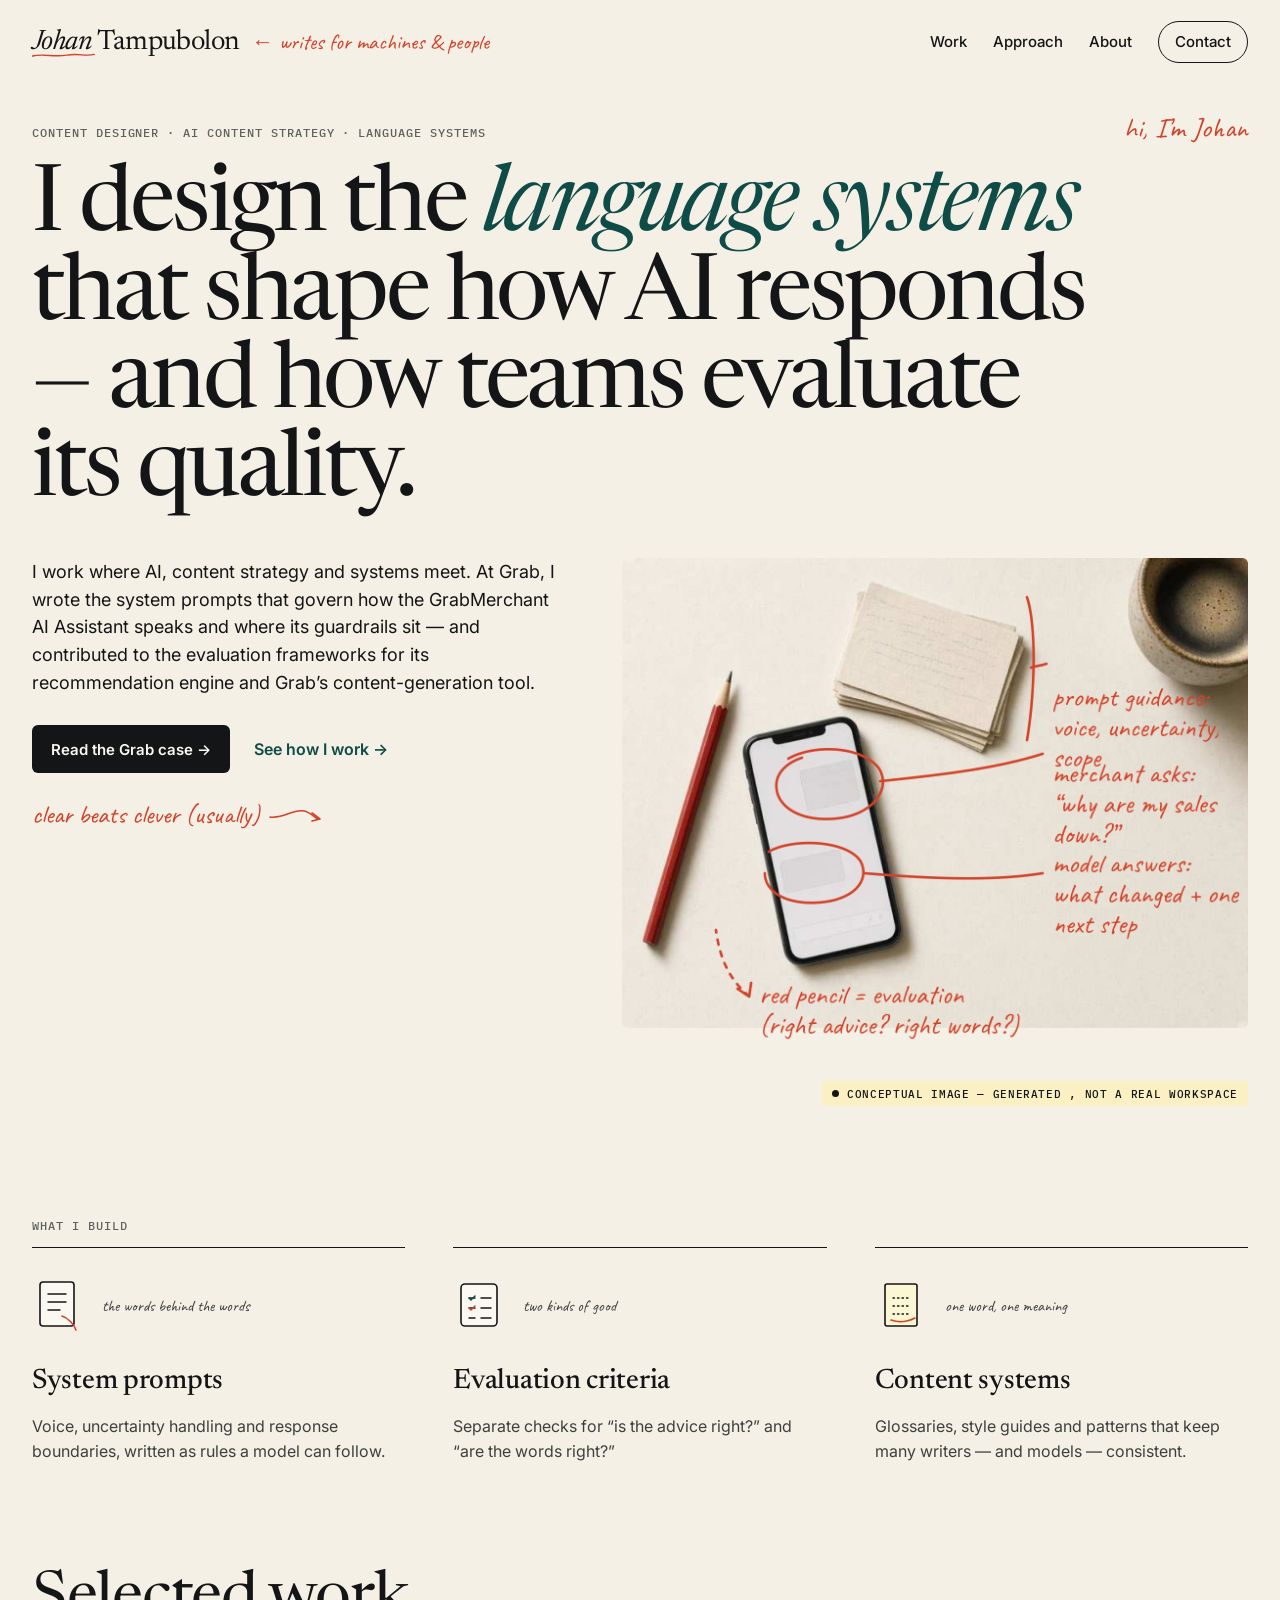
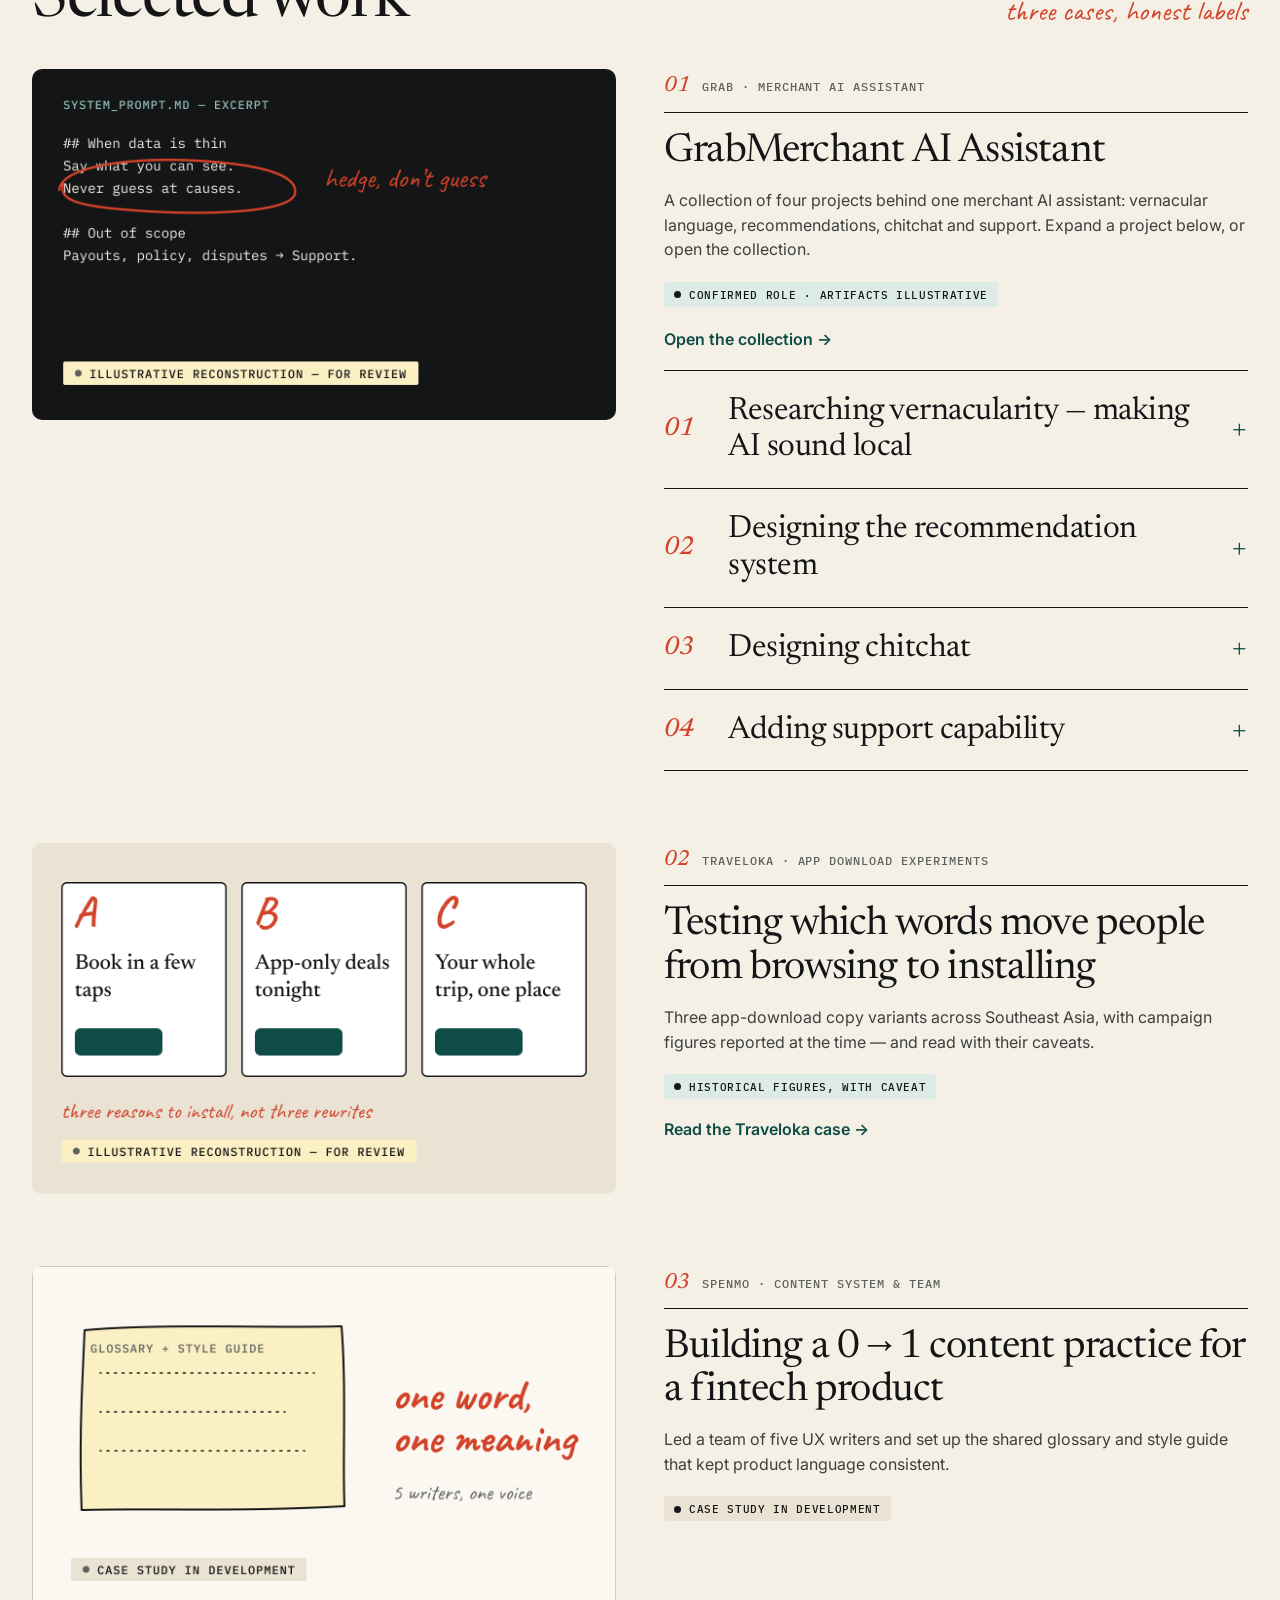
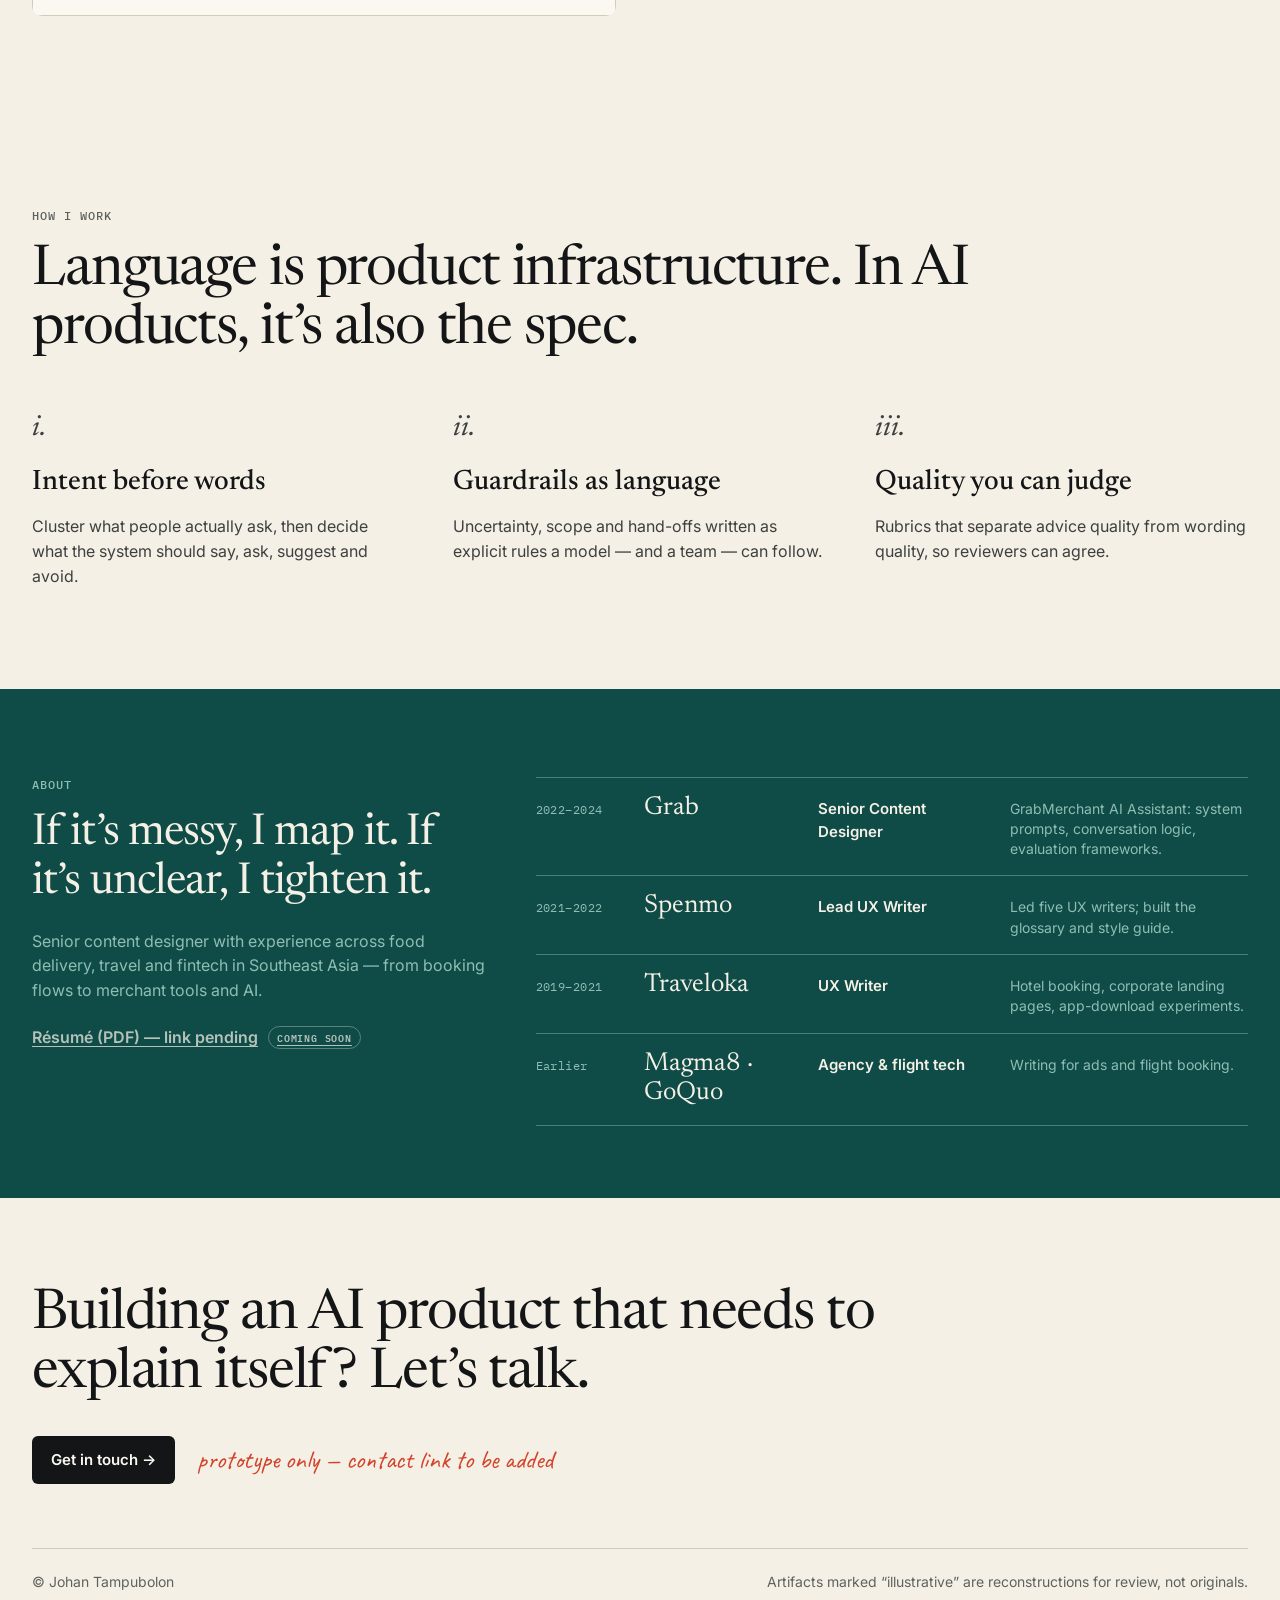
<file: index.html>
<!DOCTYPE html>
<html lang="en">
<head>
  <meta charset="utf-8">
  <meta name="viewport" content="width=device-width, initial-scale=1">
  <title>Johan Tampubolon — Content designer</title>
  <meta name="description" content="I design the language systems that shape how AI responds — and how teams evaluate its quality.">
  <meta name="theme-color" content="#f5f0e6">
  <link rel="icon" href="assets/favicon.svg" type="image/svg+xml">
  <link rel="preconnect" href="https://fonts.googleapis.com">
  <link rel="preconnect" href="https://fonts.gstatic.com" crossorigin>
  <link href="https://fonts.googleapis.com/css2?family=Caveat:wght@400;700&family=IBM+Plex+Mono:wght@400;500&family=Inter:wght@400;600&family=Newsreader:ital,opsz,wght@0,6..72,400;0,6..72,500;1,6..72,400;1,6..72,500&display=swap" rel="stylesheet">
  <link rel="stylesheet" href="css/styles.css">
  <script>document.documentElement.classList.add("js");</script>
</head>
<body data-page="home">
  <a class="skip" href="#main">Skip to content</a>
  <header class="nav">
    <div class="shell nav-inner">
      <a class="wordmark" href="./" aria-label="Johan Tampubolon, home">
        <span class="wordmark-name"><span class="wj">Johan<svg class="wj-line" viewBox="0 0 80 8" aria-hidden="true"><path d="M2 5.2C16 2 28 7 44 4.2S66 6.2 78 3.2" stroke="#d2432a" stroke-width="1.7" fill="none" stroke-linecap="round"/></svg></span>Tampubolon</span>
        <span class="wordmark-tag">← writes for machines &amp; people</span>
      </a>
      <button class="menu-btn" type="button" aria-expanded="false" aria-controls="nav-menu">Menu</button>
      <nav id="nav-menu" class="nav-links" aria-label="Primary">
        <a href="#work">Work</a>
        <a href="#approach">Approach</a>
        <a href="#about">About</a>
        <a class="btn-pill" href="#contact">Contact</a>
      </nav>
    </div>
  </header>

  <main id="main">
    <section class="hero" aria-labelledby="hero-title">
      <div class="shell">
        <div class="eyebrow-row">
          <p class="label">Content designer · AI<span class="desktop-only"> content strategy · Language systems</span></p>
          <p class="hand">hi, I’m Johan</p>
        </div>
        <h1 id="hero-title"><span class="hl">I design the <em>language systems</em></span><span class="hl">that shape how AI responds</span><span class="hl">— and how teams evaluate</span><span class="hl">its quality.</span></h1>
        <div class="hero-grid">
          <div class="hero-copy">
            <p class="lede"><span class="desktop-only">I work where AI, content strategy and systems meet. </span>At Grab, I wrote the system prompts that govern how the GrabMerchant AI Assistant speaks and where its guardrails sit — and contributed to the evaluation frameworks for its recommendation engine and Grab’s content-generation tool.</p>
            <div class="hero-actions">
              <a class="btn" href="grab/">Read the Grab case →</a>
              <a class="btn-text" href="#approach">See how I work →</a>
            </div>
            <p class="margin-note desktop-only">
              <span class="hand">clear beats clever (usually)</span>
              <svg width="54" height="28" viewBox="0 0 54 28" aria-hidden="true">
                <path d="M2 16C16 18 24 8 36 10c6 1 10 6 14 8" fill="none" stroke="#d2432a" stroke-width="1.6" stroke-linecap="round"/>
                <path d="M44 12l8 6-8 2" fill="none" stroke="#d2432a" stroke-width="1.6" stroke-linecap="round" stroke-linejoin="round"/>
              </svg>
            </p>
          </div>
          <figure class="hero-figure">
            <img class="desktop-only" src="assets/hero-desk-annotated.png" width="1280" height="1040" alt="Conceptual generated desk, not a real workspace. A phone, red pencil, index cards and a cup, annotated in red pencil: prompt guidance — voice, uncertainty, scope; merchant asks “why are my sales down?”; model answers what changed plus one next step; red pencil equals evaluation (right advice? right words?).">
            <div class="hero-mobile mobile-only">
              <img src="assets/hero-conceptual-desk.jpg" width="760" height="570" alt="Conceptual generated desk, not a real workspace: a phone, red pencil, index cards and a cup.">
              <svg class="hero-ink" viewBox="0 0 640 520" aria-hidden="true">
                <path d="M150 250C174 236 230 238 244 260C254 280 236 300 200 302C166 304 146 290 146 272" fill="none" stroke="#d2432a" stroke-width="2.4" stroke-linecap="round"/>
                <path d="M248 272C300 268 340 262 390 250" fill="none" stroke="#d2432a" stroke-width="2.4" stroke-linecap="round"/>
              </svg>
              <p class="hero-float">“why are my sales down?”</p>
            </div>
            <figcaption class="hero-caption">
              <p class="badge badge-concept"><span class="dot" aria-hidden="true"></span>Conceptual image — generated<span class="desktop-only">, not a real workspace</span></p>
            </figcaption>
          </figure>
        </div>
      </div>
    </section>

    <section class="build" aria-labelledby="build-title">
      <div class="shell">
        <p class="label" id="build-title">What I build</p>
        <ol class="build-grid">
          <li>
            <div class="build-top">
              <svg width="54" height="60" viewBox="0 0 54 60" aria-hidden="true">
                <rect x="8" y="6" width="34" height="44" rx="3" fill="#fbf8f2" stroke="#141516" stroke-width="1.6"/>
                <path d="M16 18h18M16 26h18M16 34h12" stroke="#141516" stroke-width="1.4" stroke-linecap="round"/>
                <path d="M30 40c6 2 12 8 14 14" stroke="#d2432a" stroke-width="1.6" fill="none" stroke-linecap="round"/>
              </svg>
              <p class="hand">the words behind the words</p>
            </div>
            <h3>System prompts</h3>
            <p>Voice, uncertainty handling and response boundaries, written as rules a model can follow.</p>
          </li>
          <li>
            <div class="build-top">
              <svg width="54" height="60" viewBox="0 0 54 60" aria-hidden="true">
                <rect x="8" y="8" width="36" height="42" rx="4" fill="#fbf8f2" stroke="#141516" stroke-width="1.6"/>
                <path d="M16 22h6M28 22h10M16 32h6M28 32h10M16 42h6M28 42h10" stroke="#141516" stroke-width="1.4" stroke-linecap="round"/>
                <path d="M16 22l2 2 4-4" stroke="#0f4c47" stroke-width="1.5" fill="none" stroke-linecap="round"/>
                <path d="M16 32l2 2 4-4" stroke="#d2432a" stroke-width="1.5" fill="none" stroke-linecap="round"/>
              </svg>
              <p class="hand">two kinds of good</p>
            </div>
            <h3>Evaluation criteria</h3>
            <p>Separate checks for “is the advice right?” and “are the words right?”</p>
          </li>
          <li>
            <div class="build-top">
              <svg width="54" height="60" viewBox="0 0 54 60" aria-hidden="true">
                <rect x="10" y="8" width="32" height="42" rx="2" fill="#fbf6d4" stroke="#141516" stroke-width="1.6"/>
                <path d="M18 22h16M18 30h16M18 38h16" stroke="#141516" stroke-width="1.3" stroke-linecap="round" stroke-dasharray="1.5 3"/>
                <path d="M16 44c8 3 16 2 24-2" stroke="#d2432a" stroke-width="1.6" fill="none" stroke-linecap="round"/>
              </svg>
              <p class="hand">one word, one meaning</p>
            </div>
            <h3>Content systems</h3>
            <p>Glossaries, style guides and patterns that keep many writers — and models — consistent.</p>
          </li>
        </ol>
      </div>
    </section>

    <section class="work" id="work" aria-labelledby="work-title">
      <div class="shell">
        <div class="section-head">
          <h2 id="work-title">Selected work</h2>
          <p class="hand">three cases, honest labels</p>
        </div>

        <article class="work-row">
          <figure class="thumb">
            <img src="assets/thumb-grab-prompt@2x.png" width="1200" height="720" alt="Illustrative system prompt excerpt. When data is thin: say what you can see. Never guess at causes. Out of scope: payouts, policy, disputes go to Support. Hand note: hedge, don’t guess. Status: Illustrative reconstruction — for review.">
          </figure>
          <div class="work-main">
            <div class="work-copy">
              <p class="kicker"><span class="idx">01</span><span class="label">Grab · Merchant AI Assistant</span></p>
              <h3>GrabMerchant AI Assistant</h3>
              <p class="summary summary-long">A collection of four projects behind one merchant AI assistant: vernacular language, recommendations, chitchat and support. Expand a project below, or open the collection.</p>
              <p class="summary summary-short">Four projects: vernacular language, recommendations, chitchat and support.</p>
              <p class="badge badge-factual"><span class="dot" aria-hidden="true"></span>Confirmed role<span class="desktop-only"> · artifacts illustrative</span></p>
              <p class="badge badge-concept thumb-status"><span class="dot" aria-hidden="true"></span>Illustrative reconstruction — for review</p>
            </div>
            <p class="collection-link"><a class="text-link" href="grab/">Open the collection →</a></p>
            <div class="acc-list">
              <article class="acc is-collapsed" id="vernacular">
                <h4 class="acc-h">
                  <button class="acc-btn" type="button" id="vernacular-btn" aria-expanded="false" aria-controls="vernacular-panel">
                    <span class="acc-idx">01</span>
                    <span class="acc-title">Researching vernacularity — making AI sound local</span>
                    <span class="acc-icon" aria-hidden="true">+</span>
                  </button>
                </h4>
                <div class="acc-panel" id="vernacular-panel" role="region" aria-labelledby="vernacular-btn">
                  <p>How merchants really talk, and how to make the assistant answer in natural, professional local language instead of translated copy.</p>
                  <div class="acc-actions">
                    <p class="badge badge-pending"><span class="dot" aria-hidden="true"></span>Project confirmed · details pending</p>
                    <a class="text-link" href="grab/vernacular/">Open full case study →</a>
                  </div>
                </div>
              </article>
              <article class="acc is-collapsed" id="recommendations">
                <h4 class="acc-h">
                  <button class="acc-btn" type="button" id="recommendations-btn" aria-expanded="false" aria-controls="recommendations-panel">
                    <span class="acc-idx">02</span>
                    <span class="acc-title">Designing the recommendation system</span>
                    <span class="acc-icon" aria-hidden="true">+</span>
                  </button>
                </h4>
                <div class="acc-panel" id="recommendations-panel" role="region" aria-labelledby="recommendations-btn">
                  <p>Intent mapping, the system prompt behind voice and guardrails, response logic, and evaluation of recommendations and generated content.</p>
                  <div class="acc-actions">
                    <p class="badge badge-factual"><span class="dot" aria-hidden="true"></span>Confirmed role · artifacts illustrative</p>
                    <a class="text-link" href="grab/recommendations/">Open full case study →</a>
                  </div>
                </div>
              </article>
              <article class="acc is-collapsed" id="chitchat">
                <h4 class="acc-h">
                  <button class="acc-btn" type="button" id="chitchat-btn" aria-expanded="false" aria-controls="chitchat-panel">
                    <span class="acc-idx">03</span>
                    <span class="acc-title">Designing chitchat</span>
                    <span class="acc-icon" aria-hidden="true">+</span>
                  </button>
                </h4>
                <div class="acc-panel" id="chitchat-panel" role="region" aria-labelledby="chitchat-btn">
                  <p>Greetings, thanks, venting and “are you a bot?” — warm, transparent small talk that steers back to useful help.</p>
                  <div class="acc-actions">
                    <p class="badge badge-pending"><span class="dot" aria-hidden="true"></span>Project confirmed · details pending</p>
                    <a class="text-link" href="grab/chitchat/">Open full case study →</a>
                  </div>
                </div>
              </article>
              <article class="acc is-collapsed" id="support">
                <h4 class="acc-h">
                  <button class="acc-btn" type="button" id="support-btn" aria-expanded="false" aria-controls="support-panel">
                    <span class="acc-idx">04</span>
                    <span class="acc-title">Adding support capability</span>
                    <span class="acc-icon" aria-hidden="true">+</span>
                  </button>
                </h4>
                <div class="acc-panel" id="support-panel" role="region" aria-labelledby="support-btn">
                  <p>Knowing when to answer, when to clarify, and when to hand off support questions without guessing.</p>
                  <div class="acc-actions">
                    <p class="badge badge-pending"><span class="dot" aria-hidden="true"></span>Project confirmed · details pending</p>
                    <a class="text-link" href="grab/support/">Open full case study →</a>
                  </div>
                </div>
              </article>
            </div>
          </div>
        </article>

        <article class="work-row" id="traveloka">
          <figure class="thumb">
            <img src="assets/thumb-traveloka-variants@2x.png" width="1200" height="720" alt="Three illustrative app-download banners. A: Book in a few taps. B: App-only deals tonight. C: Your whole trip, one place. Hand note: three reasons to install, not three rewrites. Status: Illustrative reconstruction — for review.">
          </figure>
          <div class="work-copy">
            <p class="kicker"><span class="idx">02</span><span class="label">Traveloka · App download experiments</span></p>
            <h3>Testing which words move people from browsing to installing</h3>
            <p class="summary summary-long">Three app-download copy variants across Southeast Asia, with campaign figures reported at the time — and read with their caveats.</p>
            <p class="summary summary-short">Three app-download variants; historical figures with caveats.</p>
            <p class="badge badge-factual"><span class="dot" aria-hidden="true"></span>Historical figures, with caveat</p>
            <p class="badge badge-concept thumb-status"><span class="dot" aria-hidden="true"></span>Illustrative reconstruction — for review</p>
            <p><a class="text-link" href="traveloka/">Read the Traveloka case →</a></p>
          </div>
        </article>

        <article class="work-row" id="spenmo">
          <figure class="thumb">
            <img src="assets/thumb-spenmo-glossary@2x.png" width="1200" height="720" alt="Sketch of a glossary and style guide. Hand note: one word, one meaning. 5 writers, one voice. Status: Case study in development.">
          </figure>
          <div class="work-copy">
            <p class="kicker"><span class="idx">03</span><span class="label">Spenmo · Content system &amp; team</span></p>
            <h3>Building a 0→1 content practice for a fintech product</h3>
            <p class="summary summary-long">Led a team of five UX writers and set up the shared glossary and style guide that kept product language consistent.</p>
            <p class="summary summary-short">Led five UX writers; glossary and style guide.</p>
            <p class="badge badge-dev"><span class="dot" aria-hidden="true"></span>Case study in development</p>
          </div>
        </article>
      </div>
    </section>

    <section class="approach" id="approach" aria-labelledby="approach-title">
      <div class="shell">
        <p class="label">How I work</p>
        <h2 id="approach-title">Language is product infrastructure. In AI products, it’s also the spec.</h2>
        <ol class="approach-grid">
          <li>
            <p class="num">i.</p>
            <h3>Intent before words</h3>
            <p>Cluster what people actually ask, then decide what the system should say, ask, suggest and avoid.</p>
          </li>
          <li>
            <p class="num">ii.</p>
            <h3>Guardrails as language</h3>
            <p>Uncertainty, scope and hand-offs written as explicit rules a model — and a team — can follow.</p>
          </li>
          <li>
            <p class="num">iii.</p>
            <h3>Quality you can judge</h3>
            <p>Rubrics that separate advice quality from wording quality, so reviewers can agree.</p>
          </li>
        </ol>
      </div>
    </section>

    <section class="about" id="about" aria-labelledby="about-title">
      <div class="shell about-grid">
        <div>
          <p class="label">About</p>
          <h2 id="about-title">If it’s messy, I map it. If it’s unclear, I tighten it.</h2>
          <p class="bio">Senior content designer with experience across food delivery, travel and fintech in Southeast Asia — from booking flows to merchant tools and AI.</p>
          <button type="button" class="resume" disabled>Résumé (PDF) — link pending <span class="soon">Coming soon</span></button>
        </div>
        <ol class="xp">
          <li>
            <span class="xp-years">2022–2024</span>
            <span class="xp-co">Grab</span>
            <span class="xp-role">Senior Content Designer</span>
            <span class="xp-detail">GrabMerchant AI Assistant: system prompts, conversation logic, evaluation frameworks.</span>
          </li>
          <li>
            <span class="xp-years">2021–2022</span>
            <span class="xp-co">Spenmo</span>
            <span class="xp-role">Lead UX Writer</span>
            <span class="xp-detail">Led five UX writers; built the glossary and style guide.</span>
          </li>
          <li>
            <span class="xp-years">2019–2021</span>
            <span class="xp-co">Traveloka</span>
            <span class="xp-role">UX Writer</span>
            <span class="xp-detail">Hotel booking, corporate landing pages, app-download experiments.</span>
          </li>
          <li>
            <span class="xp-years">Earlier</span>
            <span class="xp-co">Magma8 · GoQuo</span>
            <span class="xp-role">Agency &amp; flight tech</span>
            <span class="xp-detail">Writing for ads and flight booking.</span>
          </li>
        </ol>
      </div>
    </section>

    <section class="contact" id="contact" aria-labelledby="contact-title">
      <div class="shell">
        <h2 id="contact-title">Building an AI product that needs to explain itself? Let’s talk.</h2>
        <div class="contact-row">
          <a class="btn" href="mailto:hi@johantampubolon.com">Get in touch →</a>
          <p class="hand">prototype only — contact link to be added</p>
        </div>
        <footer class="site-footer">
          <p>© Johan Tampubolon</p>
          <p>Artifacts marked “illustrative” are reconstructions for review, not originals.</p>
        </footer>
      </div>
    </section>
  </main>
  <script src="js/site.js"></script>
</body>
</html>
</file>
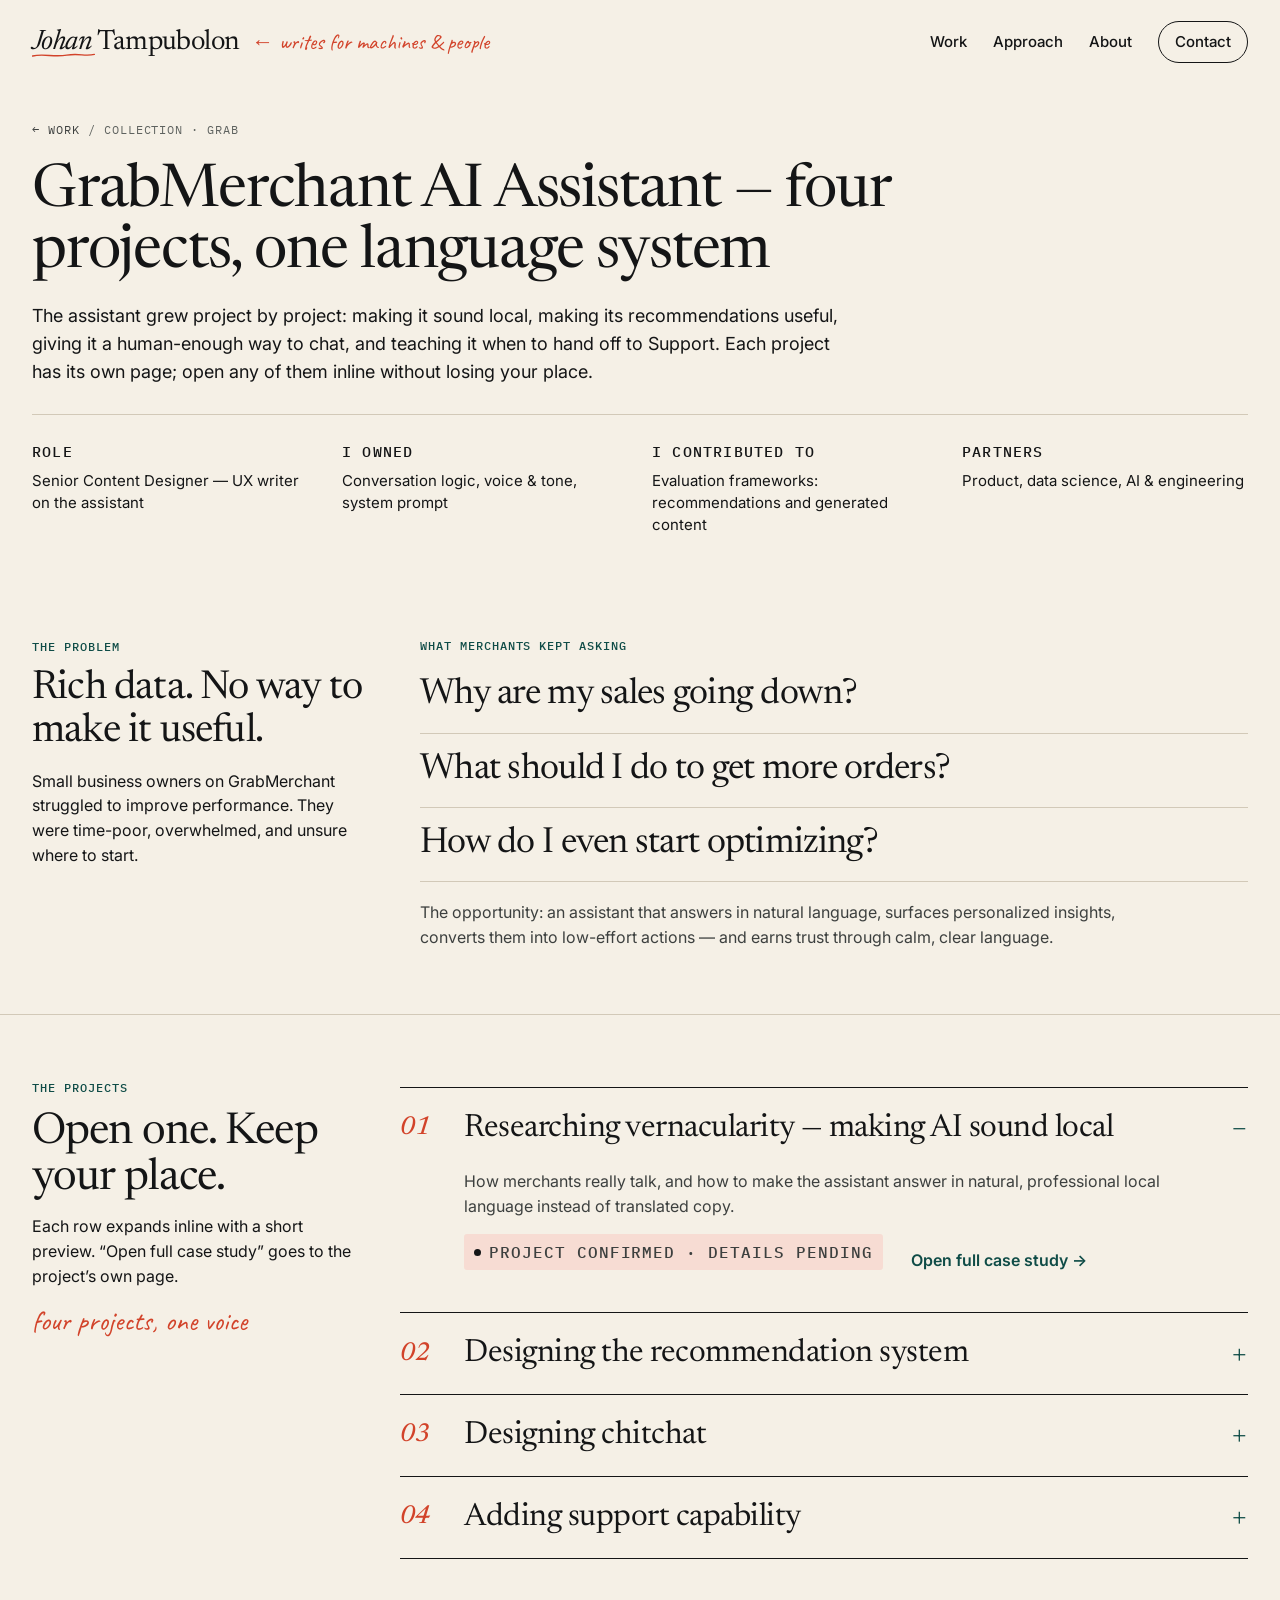
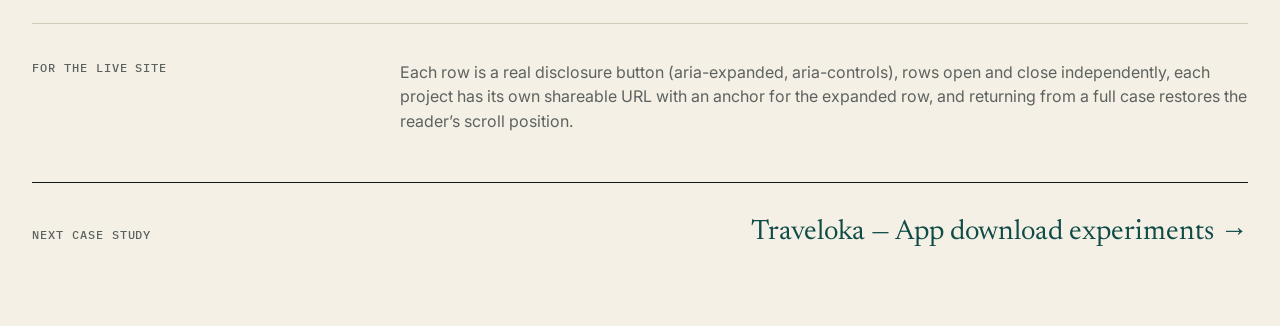
<file: grab/index.html>
<!DOCTYPE html>
<html lang="en">
<head>
  <meta charset="utf-8">
  <meta name="viewport" content="width=device-width, initial-scale=1">
  <title>GrabMerchant AI Assistant — Johan Tampubolon</title>
  <meta name="description" content="Four projects, one language system: vernacular language, recommendations, chitchat and support.">
  <meta name="theme-color" content="#f5f0e6">
  <link rel="icon" href="../assets/favicon.svg" type="image/svg+xml">
  <link rel="preconnect" href="https://fonts.googleapis.com">
  <link rel="preconnect" href="https://fonts.gstatic.com" crossorigin>
  <link href="https://fonts.googleapis.com/css2?family=Caveat:wght@400;700&family=IBM+Plex+Mono:wght@400;500&family=Inter:wght@400;600&family=Newsreader:ital,opsz,wght@0,6..72,400;0,6..72,500;1,6..72,400;1,6..72,500&display=swap" rel="stylesheet">
  <link rel="stylesheet" href="../css/styles.css">
  <script>document.documentElement.classList.add("js");</script>
</head>
<body data-page="grab">
  <a class="skip" href="#main">Skip to content</a>
  <header class="nav">
    <div class="shell nav-inner">
      <a class="wordmark" href="../" aria-label="Johan Tampubolon, home">
        <span class="wordmark-name"><span class="wj">Johan<svg class="wj-line" viewBox="0 0 80 8" aria-hidden="true"><path d="M2 5.2C16 2 28 7 44 4.2S66 6.2 78 3.2" stroke="#d2432a" stroke-width="1.7" fill="none" stroke-linecap="round"/></svg></span>Tampubolon</span>
        <span class="wordmark-tag">← writes for machines &amp; people</span>
      </a>
      <button class="menu-btn" type="button" aria-expanded="false" aria-controls="nav-menu">Menu</button>
      <nav id="nav-menu" class="nav-links" aria-label="Primary">
        <a href="../#work">Work</a>
        <a href="../#approach">Approach</a>
        <a href="../#about">About</a>
        <a class="btn-pill" href="../#contact">Contact</a>
      </nav>
    </div>
  </header>

  <main id="main">
    <header class="case-hero">
      <div class="shell">
        <p class="crumb"><a href="../#work">← Work</a> <span aria-hidden="true">/</span> <span>Collection · Grab</span></p>
        <h1>GrabMerchant AI Assistant — four projects, one language system</h1>
        <p class="lead">The assistant grew project by project: making it sound local, making its recommendations useful, giving it a human-enough way to chat, and teaching it when to hand off to Support. Each project has its own page; open any of them inline without losing your place.</p>
        <div class="meta">
          <div>
            <p class="label">Role</p>
            <p>Senior Content Designer — UX writer on the assistant</p>
          </div>
          <div>
            <p class="label">I owned</p>
            <p>Conversation logic, voice &amp; tone, system prompt</p>
          </div>
          <div>
            <p class="label">I contributed to</p>
            <p>Evaluation frameworks: recommendations and generated content</p>
          </div>
          <div>
            <p class="label">Partners</p>
            <p>Product, data science, AI &amp; engineering</p>
          </div>
        </div>
      </div>
    </header>

    <section class="band" aria-labelledby="problem-title">
      <div class="shell split">
        <div>
          <p class="step-kicker" id="problem-label">The problem</p>
          <h2 class="block-title" id="problem-title">Rich data. No way to make it useful.</h2>
          <p>Small business owners on GrabMerchant struggled to improve performance. They were time-poor, overwhelmed, and unsure where to start.</p>
        </div>
        <div class="questions">
          <p class="label teal-label">What merchants kept asking</p>
          <h3>Why are my sales going down?</h3>
          <h3>What should I do to get more orders?</h3>
          <h3>How do I even start optimizing?</h3>
          <p class="opportunity">The opportunity: an assistant that answers in natural language, surfaces personalized insights, converts them into low-effort actions — and earns trust through calm, clear language.</p>
        </div>
      </div>
    </section>

    <section class="band" aria-labelledby="projects-title">
      <div class="shell projects-grid">
        <div>
          <p class="step-kicker">The projects</p>
          <h2 id="projects-title">Open one. Keep your place.</h2>
          <p>Each row expands inline with a short preview. “Open full case study” goes to the project’s own page.</p>
          <p class="hand arrow-note">four projects, one voice</p>
        </div>
        <div class="acc-list">
          <article class="acc" id="vernacular">
            <h3 class="acc-h">
              <button class="acc-btn" type="button" id="vernacular-btn" aria-expanded="true" aria-controls="vernacular-panel">
                <span class="acc-idx">01</span>
                <span class="acc-title">Researching vernacularity — making AI sound local</span>
                <span class="acc-icon" aria-hidden="true">−</span>
              </button>
            </h3>
            <div class="acc-panel" id="vernacular-panel" role="region" aria-labelledby="vernacular-btn">
              <p>How merchants really talk, and how to make the assistant answer in natural, professional local language instead of translated copy.</p>
              <div class="acc-actions">
                <p class="badge badge-pending"><span class="dot" aria-hidden="true"></span>Project confirmed · details pending</p>
                <a class="text-link" href="vernacular/" data-save-place>Open full case study →</a>
              </div>
            </div>
          </article>
          <article class="acc is-collapsed" id="recommendations">
            <h3 class="acc-h">
              <button class="acc-btn" type="button" id="recommendations-btn" aria-expanded="false" aria-controls="recommendations-panel">
                <span class="acc-idx">02</span>
                <span class="acc-title">Designing the recommendation system</span>
                <span class="acc-icon" aria-hidden="true">+</span>
              </button>
            </h3>
            <div class="acc-panel" id="recommendations-panel" role="region" aria-labelledby="recommendations-btn">
              <p>Intent mapping, the system prompt behind voice and guardrails, response logic, and evaluation of recommendations and generated content.</p>
              <div class="acc-actions">
                <p class="badge badge-factual"><span class="dot" aria-hidden="true"></span>Confirmed role · artifacts illustrative</p>
                <a class="text-link" href="recommendations/" data-save-place>Open full case study →</a>
              </div>
            </div>
          </article>
          <article class="acc is-collapsed" id="chitchat">
            <h3 class="acc-h">
              <button class="acc-btn" type="button" id="chitchat-btn" aria-expanded="false" aria-controls="chitchat-panel">
                <span class="acc-idx">03</span>
                <span class="acc-title">Designing chitchat</span>
                <span class="acc-icon" aria-hidden="true">+</span>
              </button>
            </h3>
            <div class="acc-panel" id="chitchat-panel" role="region" aria-labelledby="chitchat-btn">
              <p>Greetings, thanks, venting and “are you a bot?” — warm, transparent small talk that steers back to useful help.</p>
              <div class="acc-actions">
                <p class="badge badge-pending"><span class="dot" aria-hidden="true"></span>Project confirmed · details pending</p>
                <a class="text-link" href="chitchat/" data-save-place>Open full case study →</a>
              </div>
            </div>
          </article>
          <article class="acc is-collapsed" id="support">
            <h3 class="acc-h">
              <button class="acc-btn" type="button" id="support-btn" aria-expanded="false" aria-controls="support-panel">
                <span class="acc-idx">04</span>
                <span class="acc-title">Adding support capability</span>
                <span class="acc-icon" aria-hidden="true">+</span>
              </button>
            </h3>
            <div class="acc-panel" id="support-panel" role="region" aria-labelledby="support-btn">
              <p>Knowing when to answer, when to clarify, and when to hand off support questions without guessing.</p>
              <div class="acc-actions">
                <p class="badge badge-pending"><span class="dot" aria-hidden="true"></span>Project confirmed · details pending</p>
                <a class="text-link" href="support/" data-save-place>Open full case study →</a>
              </div>
            </div>
          </article>
        </div>
      </div>
    </section>

    <div class="shell">
      <section class="impl" aria-label="For the live site">
        <p class="label">For the live site</p>
        <p>Each row is a real disclosure button (aria-expanded, aria-controls), rows open and close independently, each project has its own shareable URL with an anchor for the expanded row, and returning from a full case restores the reader’s scroll position.</p>
      </section>
      <div class="next-bar">
        <p class="label">Next case study</p>
        <a href="../traveloka/">Traveloka — App download experiments →</a>
      </div>
    </div>
  </main>
  <script src="../js/site.js"></script>
</body>
</html>
</file>
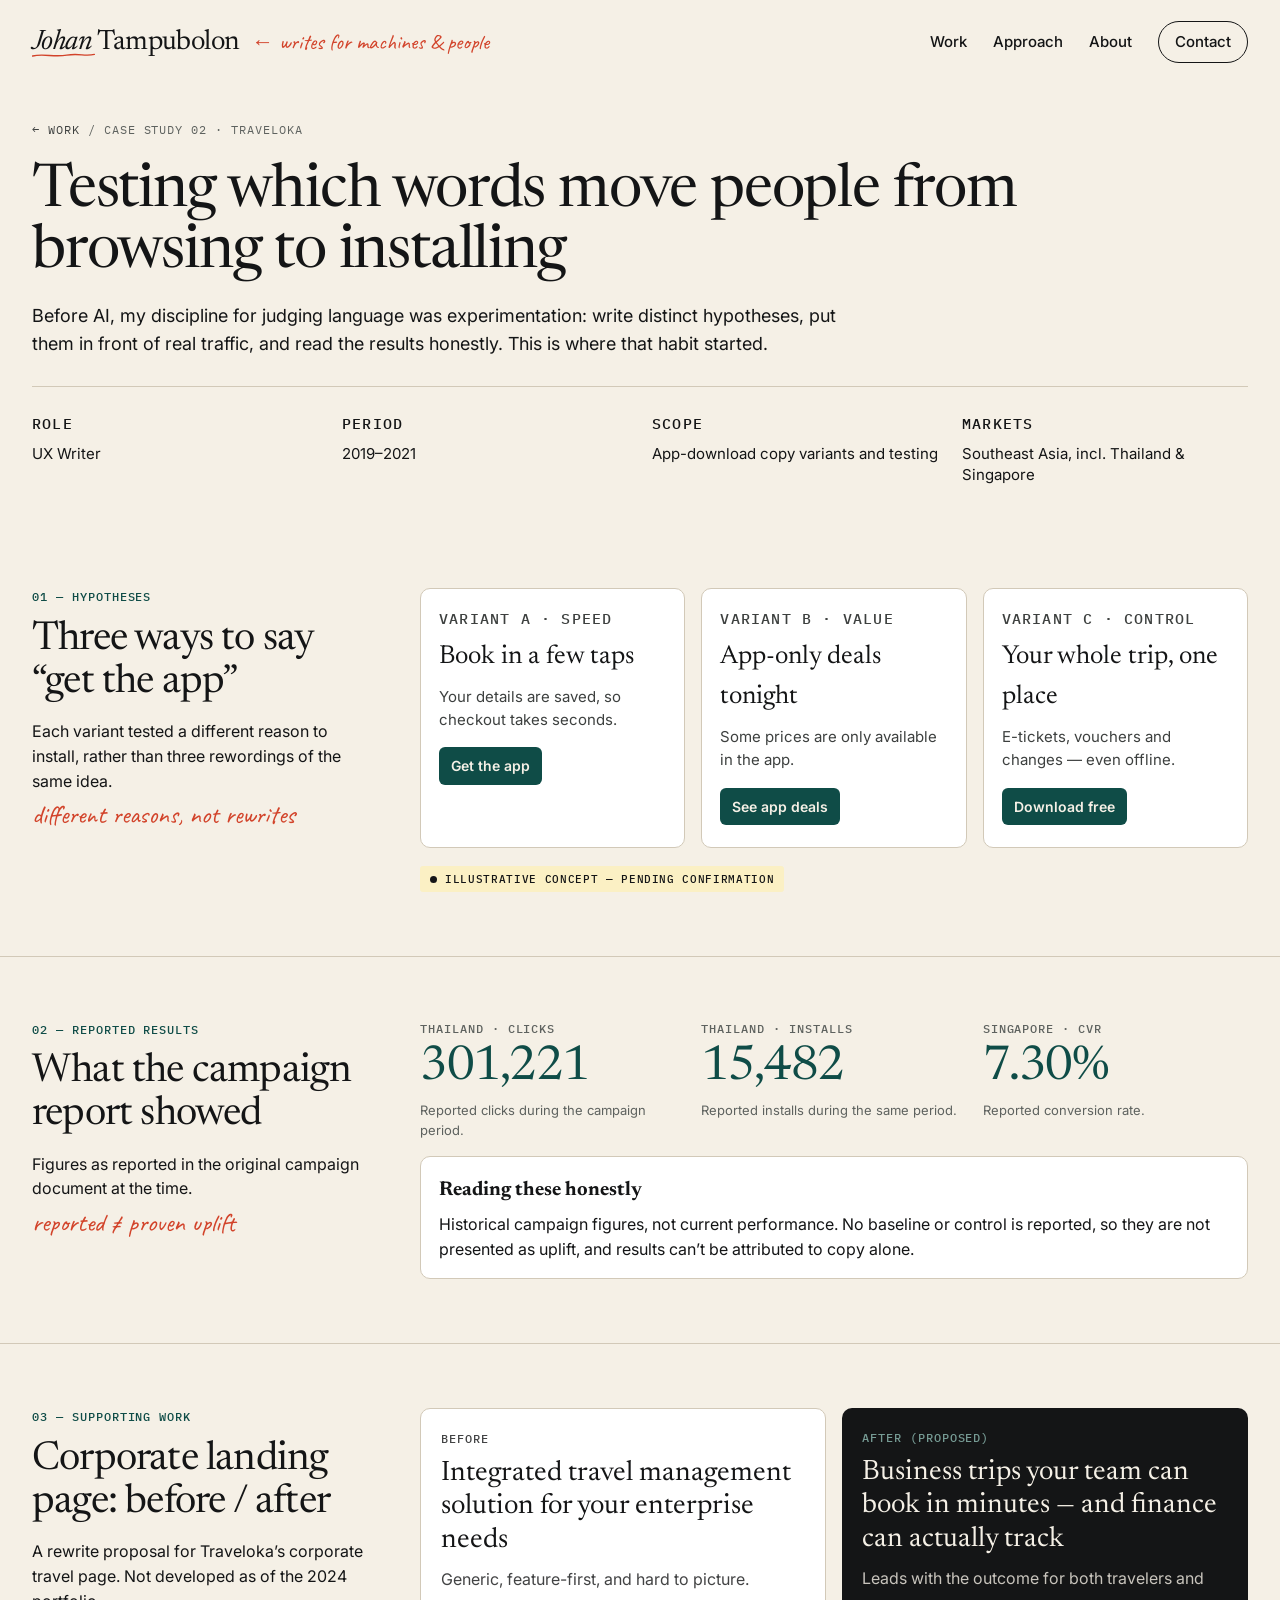
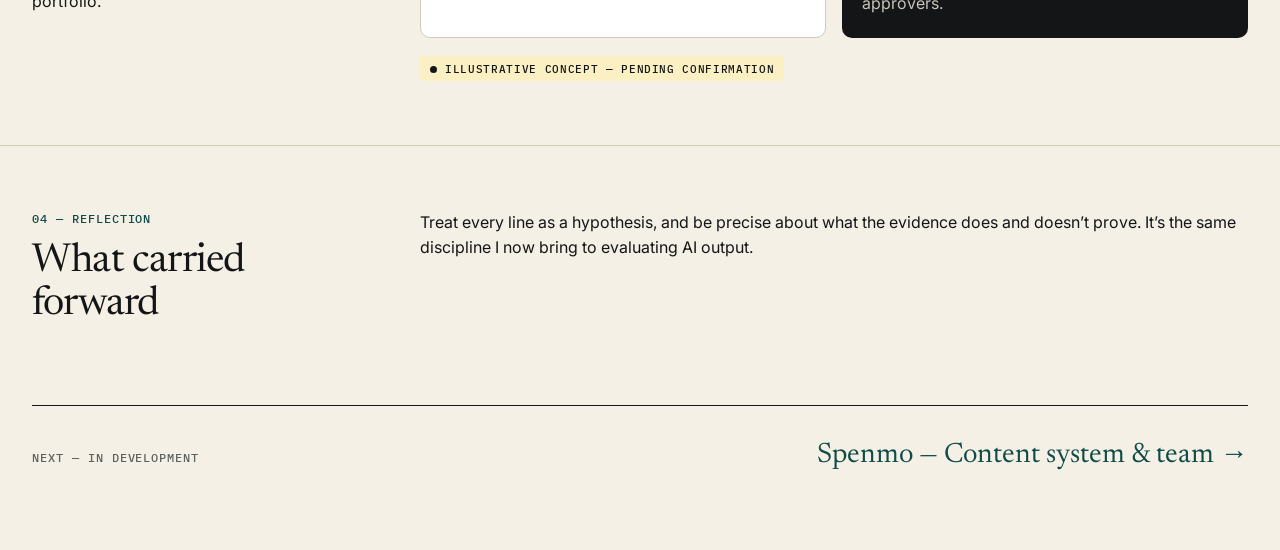
<file: traveloka/index.html>
<!DOCTYPE html>
<html lang="en">
<head>
  <meta charset="utf-8">
  <meta name="viewport" content="width=device-width, initial-scale=1">
  <title>Traveloka app-download experiments — Johan Tampubolon</title>
  <meta name="description" content="Testing which words move people from browsing to installing. Historical figures, with caveat.">
  <meta name="theme-color" content="#f5f0e6">
  <link rel="icon" href="../assets/favicon.svg" type="image/svg+xml">
  <link rel="preconnect" href="https://fonts.googleapis.com">
  <link rel="preconnect" href="https://fonts.gstatic.com" crossorigin>
  <link href="https://fonts.googleapis.com/css2?family=Caveat:wght@400;700&family=IBM+Plex+Mono:wght@400;500&family=Inter:wght@400;600&family=Newsreader:ital,opsz,wght@0,6..72,400;0,6..72,500;1,6..72,400;1,6..72,500&display=swap" rel="stylesheet">
  <link rel="stylesheet" href="../css/styles.css">
  <script>document.documentElement.classList.add("js");</script>
</head>
<body data-page="case">
  <a class="skip" href="#main">Skip to content</a>
  <header class="nav">
    <div class="shell nav-inner">
      <a class="wordmark" href="../" aria-label="Johan Tampubolon, home">
        <span class="wordmark-name"><span class="wj">Johan<svg class="wj-line" viewBox="0 0 80 8" aria-hidden="true"><path d="M2 5.2C16 2 28 7 44 4.2S66 6.2 78 3.2" stroke="#d2432a" stroke-width="1.7" fill="none" stroke-linecap="round"/></svg></span>Tampubolon</span>
        <span class="wordmark-tag">← writes for machines &amp; people</span>
      </a>
      <button class="menu-btn" type="button" aria-expanded="false" aria-controls="nav-menu">Menu</button>
      <nav id="nav-menu" class="nav-links" aria-label="Primary">
        <a href="../#work">Work</a>
        <a href="../#approach">Approach</a>
        <a href="../#about">About</a>
        <a class="btn-pill" href="../#contact">Contact</a>
      </nav>
    </div>
  </header>
  <main id="main">
    <header class="case-hero">
      <div class="shell">
        <p class="crumb"><a href="../#work">← Work</a> <span aria-hidden="true">/</span> <span>Case study 02 · Traveloka</span></p>
        <h1>Testing which words move people from browsing to installing</h1>
        <p class="lead">Before AI, my discipline for judging language was experimentation: write distinct hypotheses, put them in front of real traffic, and read the results honestly. This is where that habit started.</p>
        <div class="meta">
          <div>
            <p class="label">Role</p>
            <p>UX Writer</p>
          </div>
          <div>
            <p class="label">Period</p>
            <p>2019–2021</p>
          </div>
          <div>
            <p class="label">Scope</p>
            <p>App-download copy variants and testing</p>
          </div>
          <div>
            <p class="label">Markets</p>
            <p>Southeast Asia, incl. Thailand &amp; Singapore</p>
          </div>
        </div>
      </div>
    </header>

    <section class="band">
      <div class="shell">
        <div class="split">
          <div>
            <p class="step-kicker">01 — Hypotheses</p>
            <h2>Three ways to say “get the app”</h2>
            <p>Each variant tested a different reason to install, rather than three rewordings of the same idea.</p>
            <p class="hand-row"><span class="hand">different reasons, not rewrites</span></p>
          </div>
          <div>
            <div class="variant-grid cards">
              <article class="card">
                <p class="label">Variant A · Speed</p>
                <h3>Book in a few taps</h3>
                <p>Your details are saved, so checkout takes seconds.</p>
                <span class="faux-btn">Get the app</span>
              </article>
              <article class="card">
                <p class="label">Variant B · Value</p>
                <h3>App-only deals tonight</h3>
                <p>Some prices are only available in the app.</p>
                <span class="faux-btn">See app deals</span>
              </article>
              <article class="card">
                <p class="label">Variant C · Control</p>
                <h3>Your whole trip, one place</h3>
                <p>E-tickets, vouchers and changes — even offline.</p>
                <span class="faux-btn">Download free</span>
              </article>
            </div>
            <p class="badge badge-concept center-badge"><span class="dot" aria-hidden="true"></span>Illustrative concept — pending confirmation</p>
          </div>
        </div>
      </div>
    </section>

    <section class="band">
      <div class="shell">
        <div class="split">
          <div>
            <p class="step-kicker">02 — Reported results</p>
            <h2>What the campaign report showed</h2>
            <p>Figures as reported in the original campaign document at the time.</p>
            <p class="hand-row"><span class="hand">reported ≠ proven uplift</span></p>
          </div>
          <div>
            <div class="stat-grid">
              <div>
                <p class="label">Thailand · Clicks</p>
                <p class="stat">301,221</p>
                <p class="fine">Reported clicks during the campaign period.</p>
              </div>
              <div>
                <p class="label">Thailand · Installs</p>
                <p class="stat">15,482</p>
                <p class="fine">Reported installs during the same period.</p>
              </div>
              <div>
                <p class="label">Singapore · CVR</p>
                <p class="stat">7.30%</p>
                <p class="fine">Reported conversion rate.</p>
              </div>
            </div>
            <div class="note-box">
              <h3>Reading these honestly</h3>
              <p>Historical campaign figures, not current performance. No baseline or control is reported, so they are not presented as uplift, and results can’t be attributed to copy alone.</p>
            </div>
          </div>
        </div>
      </div>
    </section>

    <section class="band">
      <div class="shell">
        <div class="split">
          <div>
            <p class="step-kicker">03 — Supporting work</p>
            <h2>Corporate landing page: before / after</h2>
            <p>A rewrite proposal for Traveloka’s corporate travel page. Not developed as of the 2024 portfolio.</p>
          </div>
          <div>
            <div class="ba-grid">
              <article class="ba ba-before">
                <p class="label">Before</p>
                <h3>Integrated travel management solution for your enterprise needs</h3>
                <p>Generic, feature-first, and hard to picture.</p>
              </article>
              <article class="ba ba-after">
                <p class="label">After (proposed)</p>
                <h3>Business trips your team can book in minutes — and finance can actually track</h3>
                <p>Leads with the outcome for both travelers and approvers.</p>
              </article>
            </div>
            <p class="badge badge-concept center-badge"><span class="dot" aria-hidden="true"></span>Illustrative concept — pending confirmation</p>
          </div>
        </div>
      </div>
    </section>

    <section class="band">
      <div class="shell split">
        <div>
          <p class="step-kicker">04 — Reflection</p>
          <h2>What carried forward</h2>
        </div>
        <p>Treat every line as a hypothesis, and be precise about what the evidence does and doesn’t prove. It’s the same discipline I now bring to evaluating AI output.</p>
      </div>
    </section>

    <div class="shell">
      <div class="next-bar">
        <p class="label">Next — in development</p>
        <a href="../#spenmo">Spenmo — Content system &amp; team →</a>
      </div>
    </div>
  </main>
  <script src="../js/site.js"></script>
</body>
</html>
</file>
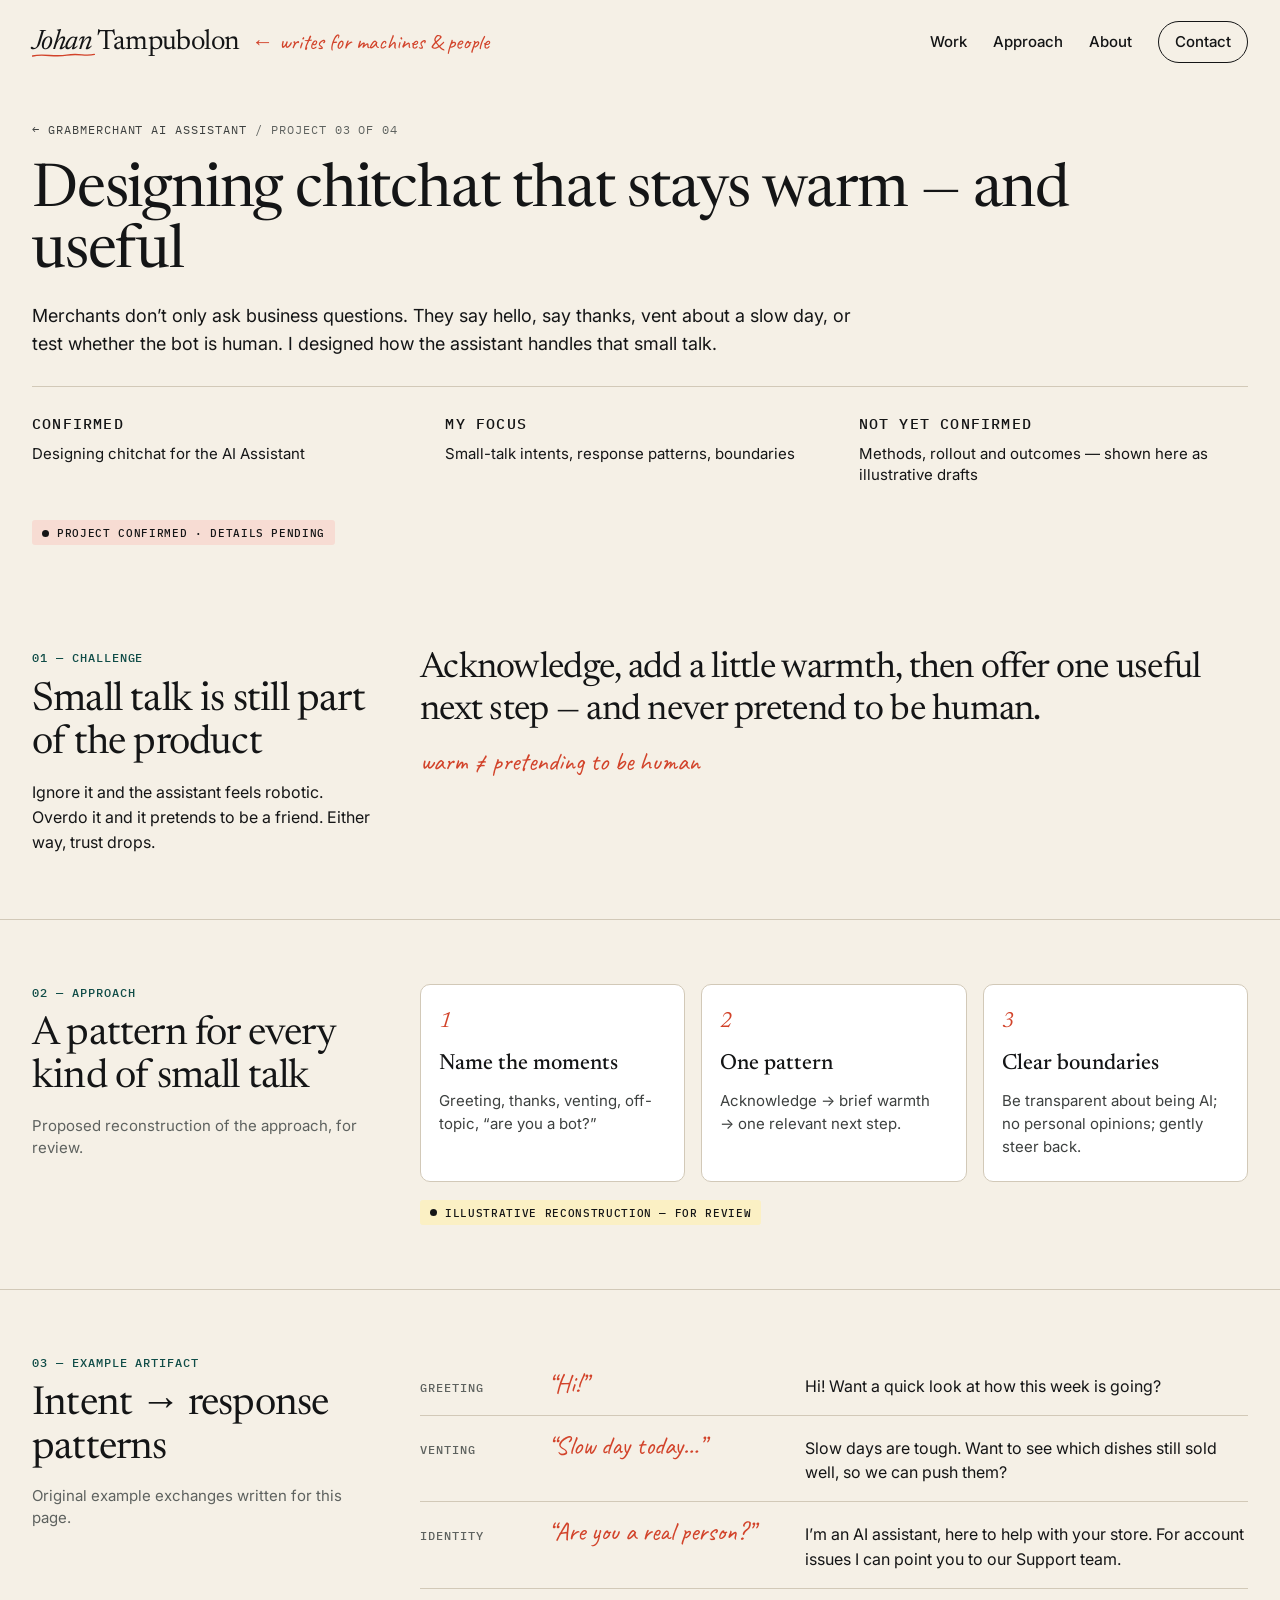
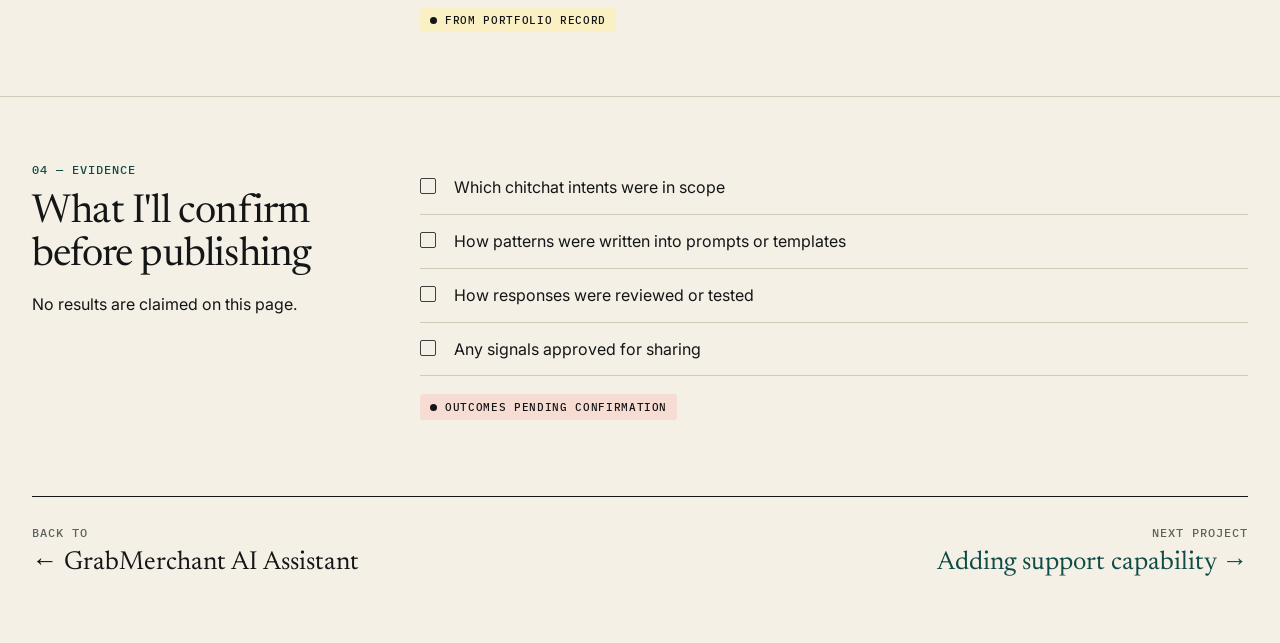
<file: grab/chitchat/index.html>
<!DOCTYPE html>
<html lang="en">
<head>
  <meta charset="utf-8">
  <meta name="viewport" content="width=device-width, initial-scale=1">
  <title>Designing chitchat — Johan Tampubolon</title>
  <meta name="description" content="Designing chitchat that stays warm — and useful — for the GrabMerchant AI Assistant.">
  <meta name="theme-color" content="#f5f0e6">
  <link rel="icon" href="../../assets/favicon.svg" type="image/svg+xml">
  <link rel="preconnect" href="https://fonts.googleapis.com">
  <link rel="preconnect" href="https://fonts.gstatic.com" crossorigin>
  <link href="https://fonts.googleapis.com/css2?family=Caveat:wght@400;700&family=IBM+Plex+Mono:wght@400;500&family=Inter:wght@400;600&family=Newsreader:ital,opsz,wght@0,6..72,400;0,6..72,500;1,6..72,400;1,6..72,500&display=swap" rel="stylesheet">
  <link rel="stylesheet" href="../../css/styles.css">
  <script>document.documentElement.classList.add("js");</script>
</head>
<body data-page="project">
  <a class="skip" href="#main">Skip to content</a>
  <header class="nav">
    <div class="shell nav-inner">
      <a class="wordmark" href="../../" aria-label="Johan Tampubolon, home">
        <span class="wordmark-name"><span class="wj">Johan<svg class="wj-line" viewBox="0 0 80 8" aria-hidden="true"><path d="M2 5.2C16 2 28 7 44 4.2S66 6.2 78 3.2" stroke="#d2432a" stroke-width="1.7" fill="none" stroke-linecap="round"/></svg></span>Tampubolon</span>
        <span class="wordmark-tag">← writes for machines &amp; people</span>
      </a>
      <button class="menu-btn" type="button" aria-expanded="false" aria-controls="nav-menu">Menu</button>
      <nav id="nav-menu" class="nav-links" aria-label="Primary">
        <a href="../../#work">Work</a>
        <a href="../../#approach">Approach</a>
        <a href="../../#about">About</a>
        <a class="btn-pill" href="../../#contact">Contact</a>
      </nav>
    </div>
  </header>
  <main id="main">
    <header class="case-hero">
      <div class="shell">
        <p class="crumb"><a href="../">← GrabMerchant AI Assistant</a> <span aria-hidden="true">/</span> <span>Project 03 of 04</span></p>
        <h1>Designing chitchat that stays warm — and useful</h1>
        <p class="lead">Merchants don’t only ask business questions. They say hello, say thanks, vent about a slow day, or test whether the bot is human. I designed how the assistant handles that small talk.</p>
        <div class="meta meta-3">
          <div>
            <p class="label">Confirmed</p>
            <p>Designing chitchat for the AI Assistant</p>
          </div>
          <div>
            <p class="label">My focus</p>
            <p>Small-talk intents, response patterns, boundaries</p>
          </div>
          <div>
            <p class="label">Not yet confirmed</p>
            <p>Methods, rollout and outcomes — shown here as illustrative drafts</p>
          </div>
        </div>
        <p class="badge badge-pending hero-badge"><span class="dot" aria-hidden="true"></span>Project confirmed · details pending</p>
      </div>
    </header>

    <section class="band">
      <div class="shell split">
        <div>
          <p class="step-kicker">01 — Challenge</p>
          <h2>Small talk is still part of the product</h2>
          <p>Ignore it and the assistant feels robotic. Overdo it and it pretends to be a friend. Either way, trust drops.</p>
        </div>
        <div>
          <p class="pull">Acknowledge, add a little warmth, then offer one useful next step — and never pretend to be human.</p>
          <p class="hand-row"><span class="hand">warm ≠ pretending to be human</span></p>
        </div>
      </div>
    </section>

    <section class="band">
      <div class="shell">
        <div class="split">
          <div>
            <p class="step-kicker">02 — Approach</p>
            <h2>A pattern for every kind of small talk</h2>
            <p class="intro">Proposed reconstruction of the approach, for review.</p>
          </div>
          <div>
            <div class="cards">
              <article class="card">
                <p class="n">1</p>
                <h3>Name the moments</h3>
                <p>Greeting, thanks, venting, off-topic, “are you a bot?”</p>
              </article>
              <article class="card">
                <p class="n">2</p>
                <h3>One pattern</h3>
                <p>Acknowledge → brief warmth → one relevant next step.</p>
              </article>
              <article class="card">
                <p class="n">3</p>
                <h3>Clear boundaries</h3>
                <p>Be transparent about being AI; no personal opinions; gently steer back.</p>
              </article>
            </div>
            <p class="badge badge-concept center-badge"><span class="dot" aria-hidden="true"></span>Illustrative reconstruction — for review</p>
          </div>
        </div>
      </div>
    </section>

    <section class="band">
      <div class="shell">
        <div class="split">
          <div>
            <p class="step-kicker">03 — Example artifact</p>
            <h2>Intent → response patterns</h2>
            <p class="intro">Original example exchanges written for this page.</p>
          </div>
          <div>
            <div class="pairs">
              <div class="pair">
                <p class="label">Greeting</p>
                <p class="hand" style="font-size:26px">“Hi!”</p>
                <p>Hi! Want a quick look at how this week is going?</p>
              </div>
              <div class="pair">
                <p class="label">Venting</p>
                <p class="hand" style="font-size:26px">“Slow day today…”</p>
                <p>Slow days are tough. Want to see which dishes still sold well, so we can push them?</p>
              </div>
              <div class="pair">
                <p class="label">Identity</p>
                <p class="hand" style="font-size:26px">“Are you a real person?”</p>
                <p>I’m an AI assistant, here to help with your store. For account issues I can point you to our Support team.</p>
              </div>
            </div>
            <p class="badge badge-concept center-badge"><span class="dot" aria-hidden="true"></span>From portfolio record</p>
          </div>
        </div>
      </div>
    </section>

    <section class="band">
      <div class="shell split">
        <div>
          <p class="step-kicker">04 — Evidence</p>
          <h2>What I'll confirm before publishing</h2>
          <p>No results are claimed on this page.</p>
        </div>
        <div>
          <ul class="checks">
            <li><span class="box" aria-hidden="true"></span>Which chitchat intents were in scope</li>
            <li><span class="box" aria-hidden="true"></span>How patterns were written into prompts or templates</li>
            <li><span class="box" aria-hidden="true"></span>How responses were reviewed or tested</li>
            <li><span class="box" aria-hidden="true"></span>Any signals approved for sharing</li>
          </ul>
          <p class="badge badge-pending center-badge"><span class="dot" aria-hidden="true"></span>Outcomes pending confirmation</p>
        </div>
      </div>
    </section>

    <div class="shell">
      <footer class="case-footer">
        <div>
          <p class="label">Back to</p>
          <a href="../">← GrabMerchant AI Assistant</a>
        </div>
        <div class="next">
          <p class="label">Next project</p>
          <a href="../support/">Adding support capability →</a>
        </div>
      </footer>
    </div>
  </main>
  <script src="../../js/site.js"></script>
</body>
</html>
</file>
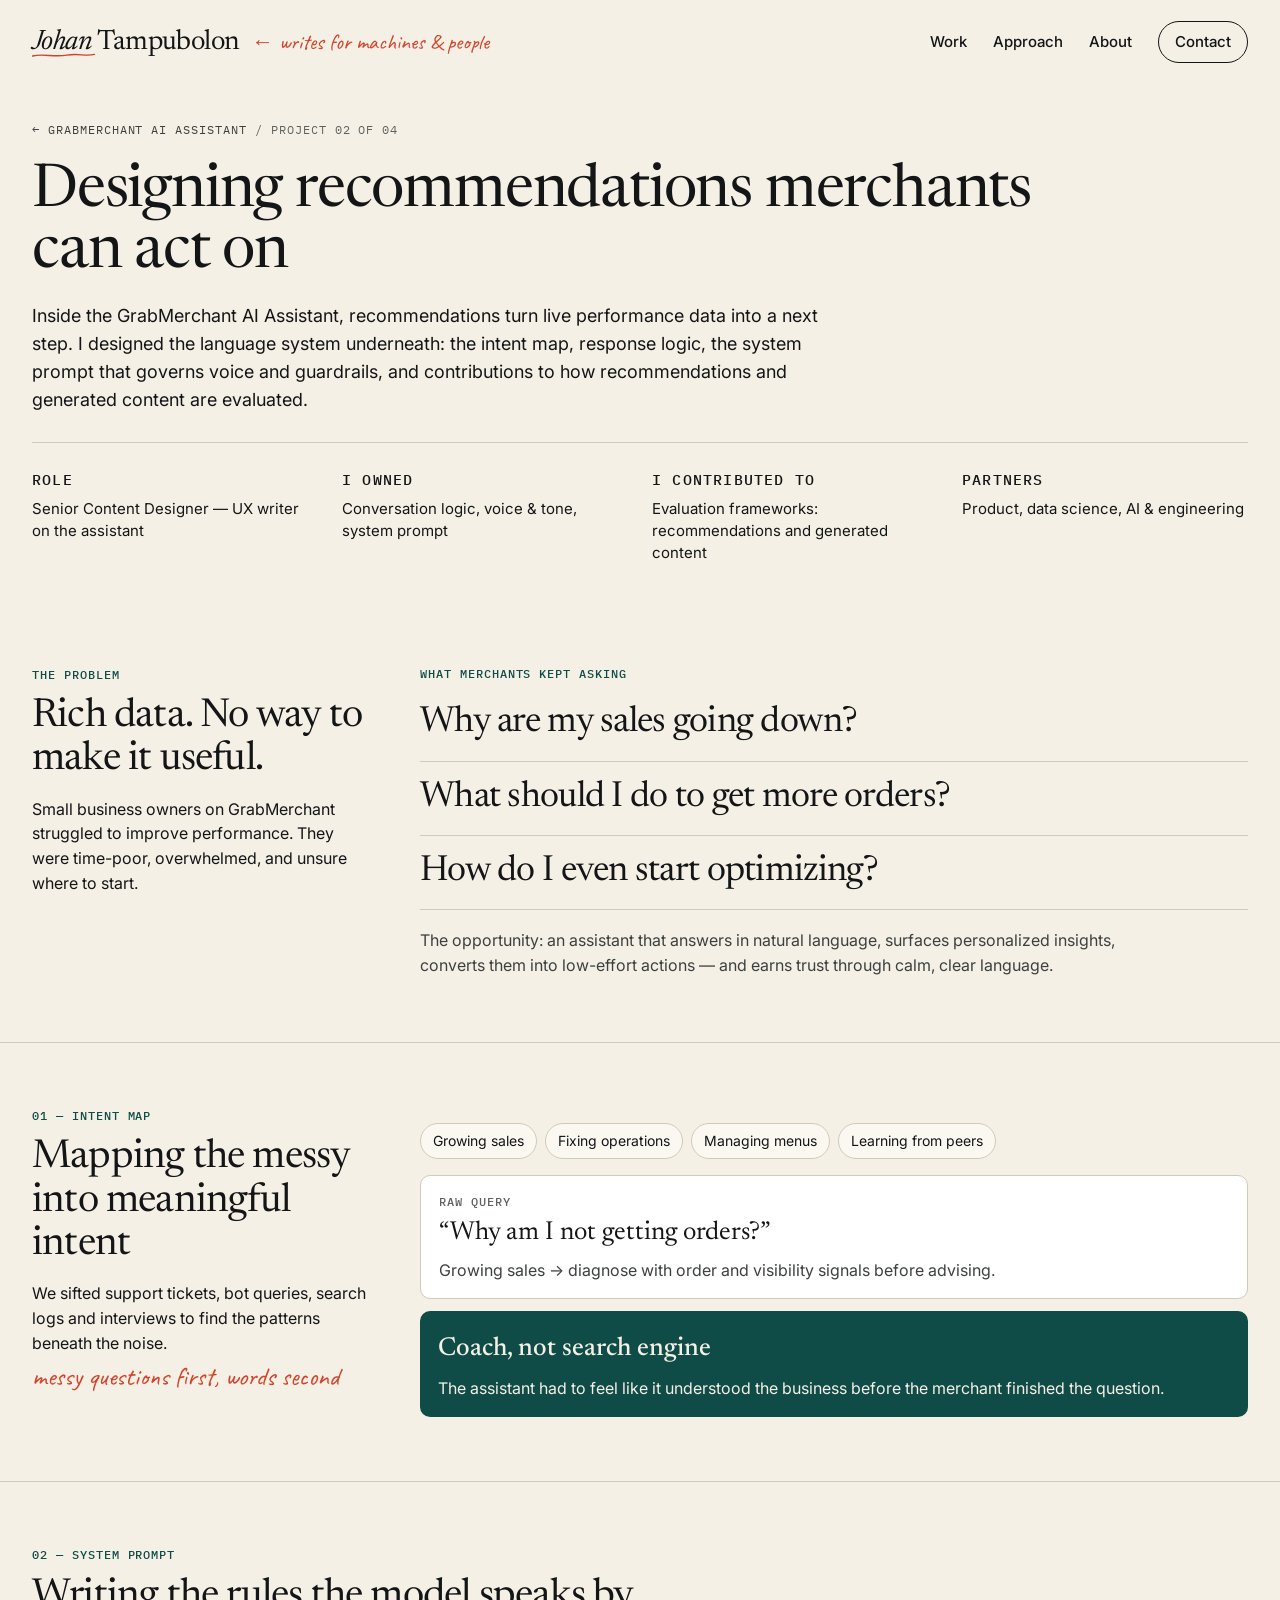
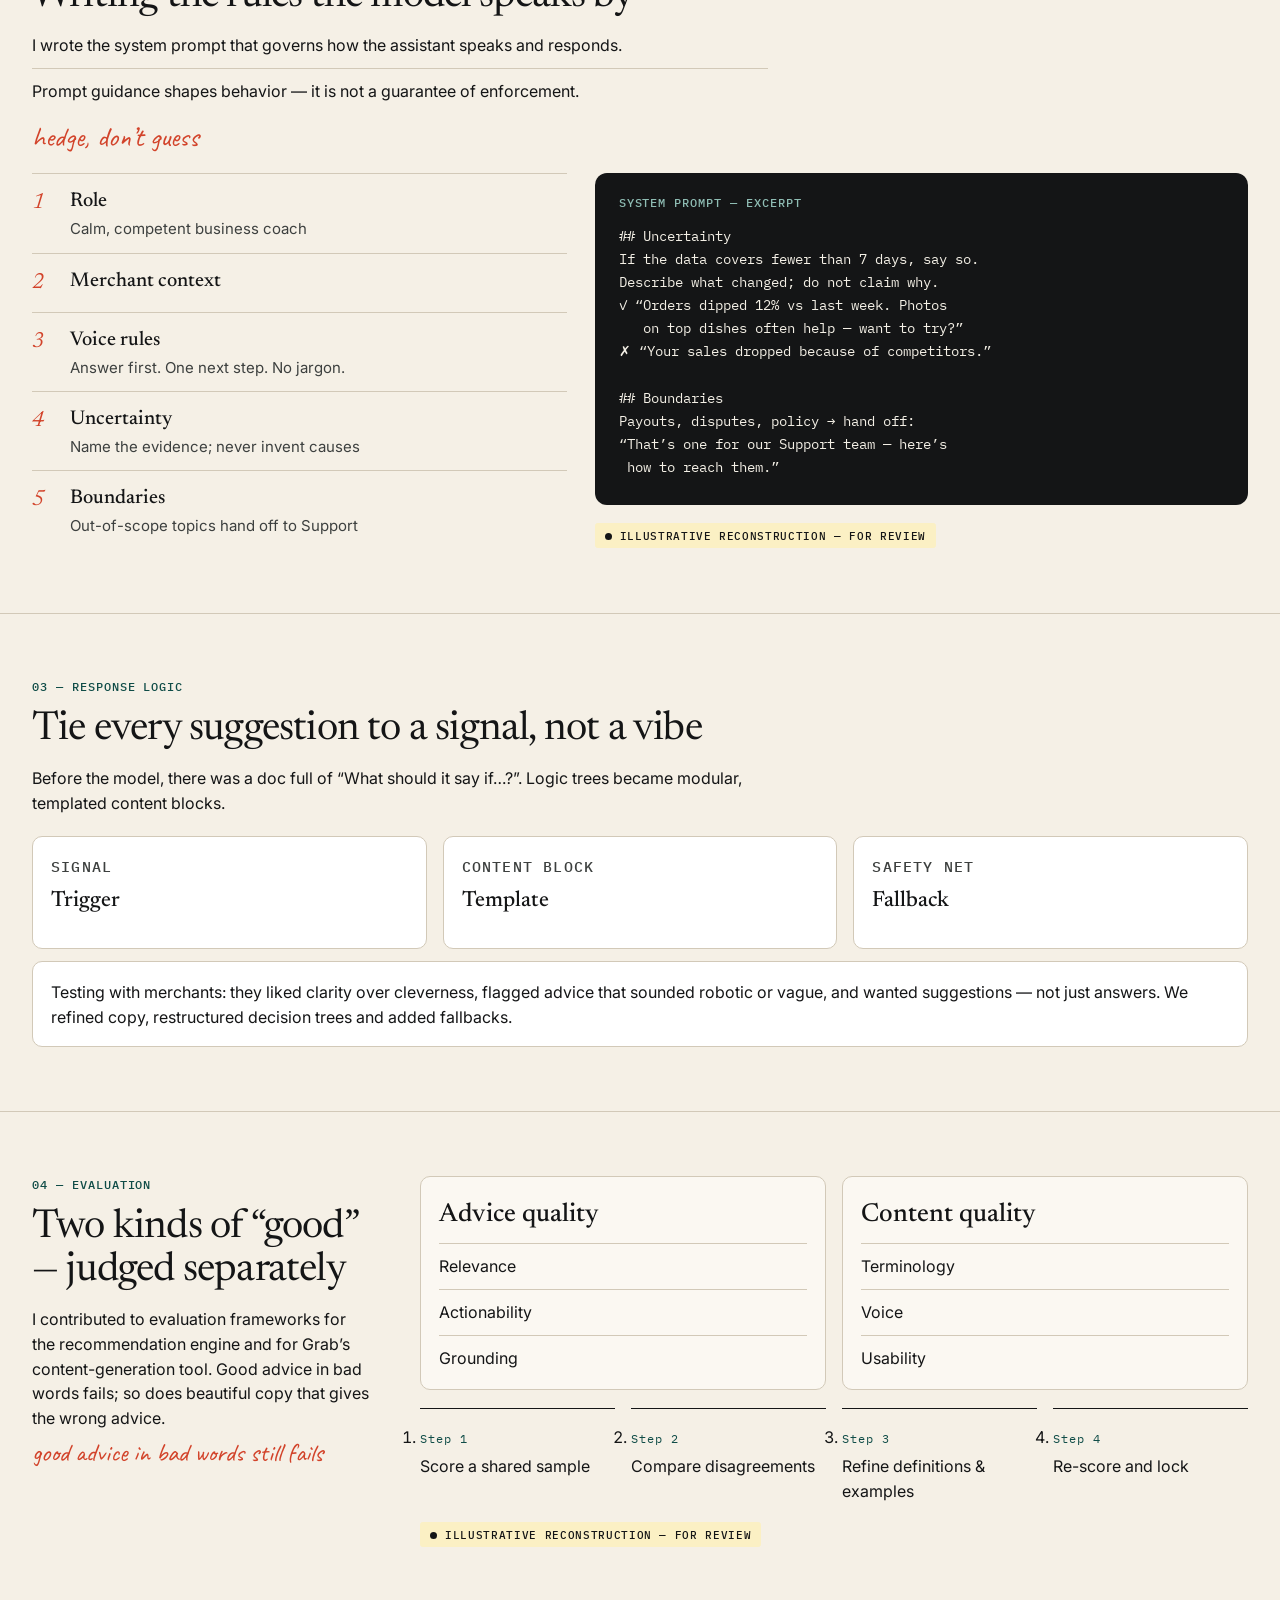
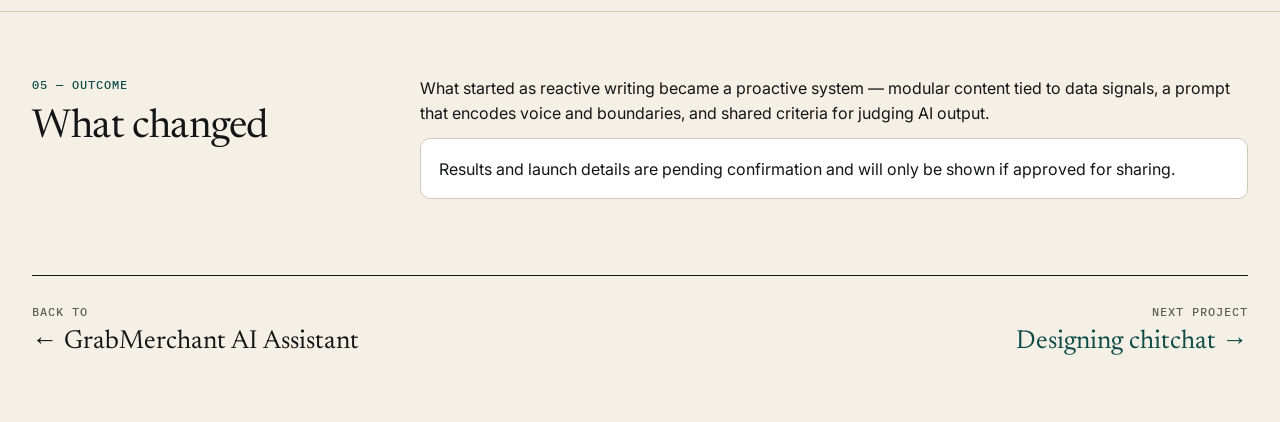
<file: grab/recommendations/index.html>
<!DOCTYPE html>
<html lang="en">
<head>
  <meta charset="utf-8">
  <meta name="viewport" content="width=device-width, initial-scale=1">
  <title>Designing recommendations — Johan Tampubolon</title>
  <meta name="description" content="Designing recommendations merchants can act on inside the GrabMerchant AI Assistant.">
  <meta name="theme-color" content="#f5f0e6">
  <link rel="icon" href="../../assets/favicon.svg" type="image/svg+xml">
  <link rel="preconnect" href="https://fonts.googleapis.com">
  <link rel="preconnect" href="https://fonts.gstatic.com" crossorigin>
  <link href="https://fonts.googleapis.com/css2?family=Caveat:wght@400;700&family=IBM+Plex+Mono:wght@400;500&family=Inter:wght@400;600&family=Newsreader:ital,opsz,wght@0,6..72,400;0,6..72,500;1,6..72,400;1,6..72,500&display=swap" rel="stylesheet">
  <link rel="stylesheet" href="../../css/styles.css">
  <script>document.documentElement.classList.add("js");</script>
</head>
<body data-page="project">
  <a class="skip" href="#main">Skip to content</a>
  <header class="nav">
    <div class="shell nav-inner">
      <a class="wordmark" href="../../" aria-label="Johan Tampubolon, home">
        <span class="wordmark-name"><span class="wj">Johan<svg class="wj-line" viewBox="0 0 80 8" aria-hidden="true"><path d="M2 5.2C16 2 28 7 44 4.2S66 6.2 78 3.2" stroke="#d2432a" stroke-width="1.7" fill="none" stroke-linecap="round"/></svg></span>Tampubolon</span>
        <span class="wordmark-tag">← writes for machines &amp; people</span>
      </a>
      <button class="menu-btn" type="button" aria-expanded="false" aria-controls="nav-menu">Menu</button>
      <nav id="nav-menu" class="nav-links" aria-label="Primary">
        <a href="../../#work">Work</a>
        <a href="../../#approach">Approach</a>
        <a href="../../#about">About</a>
        <a class="btn-pill" href="../../#contact">Contact</a>
      </nav>
    </div>
  </header>
  <main id="main">
    <header class="case-hero">
      <div class="shell">
        <p class="crumb"><a href="../">← GrabMerchant AI Assistant</a> <span aria-hidden="true">/</span> <span>Project 02 of 04</span></p>
        <h1>Designing recommendations merchants can act on</h1>
        <p class="lead">Inside the GrabMerchant AI Assistant, recommendations turn live performance data into a next step. I designed the language system underneath: the intent map, response logic, the system prompt that governs voice and guardrails, and contributions to how recommendations and generated content are evaluated.</p>
        <div class="meta">
          <div>
            <p class="label">Role</p>
            <p>Senior Content Designer — UX writer on the assistant</p>
          </div>
          <div>
            <p class="label">I owned</p>
            <p>Conversation logic, voice &amp; tone, system prompt</p>
          </div>
          <div>
            <p class="label">I contributed to</p>
            <p>Evaluation frameworks: recommendations and generated content</p>
          </div>
          <div>
            <p class="label">Partners</p>
            <p>Product, data science, AI &amp; engineering</p>
          </div>
        </div>
      </div>
    </header>

    <section class="band">
      <div class="shell split">
        <div>
          <p class="step-kicker">The problem</p>
          <h2>Rich data. No way to make it useful.</h2>
          <p>Small business owners on GrabMerchant struggled to improve performance. They were time-poor, overwhelmed, and unsure where to start.</p>
        </div>
        <div class="questions">
          <p class="label teal-label">What merchants kept asking</p>
          <h3>Why are my sales going down?</h3>
          <h3>What should I do to get more orders?</h3>
          <h3>How do I even start optimizing?</h3>
          <p class="opportunity">The opportunity: an assistant that answers in natural language, surfaces personalized insights, converts them into low-effort actions — and earns trust through calm, clear language.</p>
        </div>
      </div>
    </section>

    <section class="band">
      <div class="shell split">
        <div>
          <p class="step-kicker">01 — Intent map</p>
          <h2>Mapping the messy into meaningful intent</h2>
          <p>We sifted support tickets, bot queries, search logs and interviews to find the patterns beneath the noise.</p>
          <p class="hand-row"><span class="hand">messy questions first, words second</span></p>
        </div>
        <div>
          <div class="clusters" aria-label="Intent clusters">
            <span class="cluster">Growing sales</span>
            <span class="cluster">Fixing operations</span>
            <span class="cluster">Managing menus</span>
            <span class="cluster">Learning from peers</span>
          </div>
          <div class="example">
            <p class="label">Raw query</p>
            <p class="line">“Why am I not getting orders?”</p>
            <p class="map-line">Growing sales → diagnose with order and visibility signals before advising.</p>
          </div>
          <div class="takeaway">
            <h3>Coach, not search engine</h3>
            <p>The assistant had to feel like it understood the business before the merchant finished the question.</p>
          </div>
        </div>
      </div>
    </section>

    <section class="band">
      <div class="shell">
        <p class="step-kicker">02 — System prompt</p>
        <h2 class="block-title">Writing the rules the model speaks by</h2>
        <p style="max-width:46em;margin-bottom:18px">I wrote the system prompt that governs how the assistant speaks and responds. <span class="caveat-line">Prompt guidance shapes behavior — it is not a guarantee of enforcement.</span></p>
        <p class="hand" style="margin-bottom:22px">hedge, don’t guess</p>
        <div class="prompt-grid">
          <ol class="pillars">
            <li><span class="n">1</span><div><strong>Role</strong><span>Calm, competent business coach</span></div></li>
            <li><span class="n">2</span><div><strong>Merchant context</strong></div></li>
            <li><span class="n">3</span><div><strong>Voice rules</strong><span>Answer first. One next step. No jargon.</span></div></li>
            <li><span class="n">4</span><div><strong>Uncertainty</strong><span>Name the evidence; never invent causes</span></div></li>
            <li><span class="n">5</span><div><strong>Boundaries</strong><span>Out-of-scope topics hand off to Support</span></div></li>
          </ol>
          <div>
            <div class="prompt">
              <p class="label">System prompt — excerpt</p>
              <pre>## Uncertainty
If the data covers fewer than 7 days, say so.
Describe what changed; do not claim why.
✓ “Orders dipped 12% vs last week. Photos
   on top dishes often help — want to try?”
✗ “Your sales dropped because of competitors.”

## Boundaries
Payouts, disputes, policy → hand off:
“That’s one for our Support team — here’s
 how to reach them.”</pre>
            </div>
            <p class="badge badge-concept center-badge"><span class="dot" aria-hidden="true"></span>Illustrative reconstruction — for review</p>
          </div>
        </div>
      </div>
    </section>

    <section class="band">
      <div class="shell">
        <p class="step-kicker">03 — Response logic</p>
        <h2 class="block-title">Tie every suggestion to a signal, not a vibe</h2>
        <p style="max-width:46em;margin-bottom:20px">Before the model, there was a doc full of “What should it say if…?”. Logic trees became modular, templated content blocks.</p>
        <div class="logic-grid">
          <article class="card">
            <p class="label">Signal</p>
            <h3>Trigger</h3>
          </article>
          <article class="card">
            <p class="label">Content block</p>
            <h3>Template</h3>
          </article>
          <article class="card">
            <p class="label">Safety net</p>
            <h3>Fallback</h3>
          </article>
        </div>
        <div class="note-box">
          <p>Testing with merchants: they liked clarity over cleverness, flagged advice that sounded robotic or vague, and wanted suggestions — not just answers. We refined copy, restructured decision trees and added fallbacks.</p>
        </div>
      </div>
    </section>

    <section class="band">
      <div class="shell">
        <div class="split">
          <div>
            <p class="step-kicker">04 — Evaluation</p>
            <h2>Two kinds of “good” — judged separately</h2>
            <p>I contributed to evaluation frameworks for the recommendation engine and for Grab’s content-generation tool. Good advice in bad words fails; so does beautiful copy that gives the wrong advice.</p>
            <p class="hand-row"><span class="hand">good advice in bad words still fails</span></p>
          </div>
          <div>
            <div class="rubric">
              <article>
                <h3>Advice quality</h3>
                <ul>
                  <li>Relevance</li>
                  <li>Actionability</li>
                  <li>Grounding</li>
                </ul>
              </article>
              <article>
                <h3>Content quality</h3>
                <ul>
                  <li>Terminology</li>
                  <li>Voice</li>
                  <li>Usability</li>
                </ul>
              </article>
            </div>
            <ol class="steps-4">
              <li class="step-card"><p class="n">Step 1</p><p>Score a shared sample</p></li>
              <li class="step-card"><p class="n">Step 2</p><p>Compare disagreements</p></li>
              <li class="step-card"><p class="n">Step 3</p><p>Refine definitions &amp; examples</p></li>
              <li class="step-card"><p class="n">Step 4</p><p>Re-score and lock</p></li>
            </ol>
            <p class="badge badge-concept center-badge"><span class="dot" aria-hidden="true"></span>Illustrative reconstruction — for review</p>
          </div>
        </div>
      </div>
    </section>

    <section class="band">
      <div class="shell split">
        <div>
          <p class="step-kicker">05 — Outcome</p>
          <h2>What changed</h2>
        </div>
        <div>
          <p>What started as reactive writing became a proactive system — modular content tied to data signals, a prompt that encodes voice and boundaries, and shared criteria for judging AI output.</p>
          <div class="note-box">
            <p>Results and launch details are pending confirmation and will only be shown if approved for sharing.</p>
          </div>
        </div>
      </div>
    </section>

    <div class="shell">
      <footer class="case-footer">
        <div>
          <p class="label">Back to</p>
          <a href="../">← GrabMerchant AI Assistant</a>
        </div>
        <div class="next">
          <p class="label">Next project</p>
          <a href="../chitchat/">Designing chitchat →</a>
        </div>
      </footer>
    </div>
  </main>
  <script src="../../js/site.js"></script>
</body>
</html>
</file>
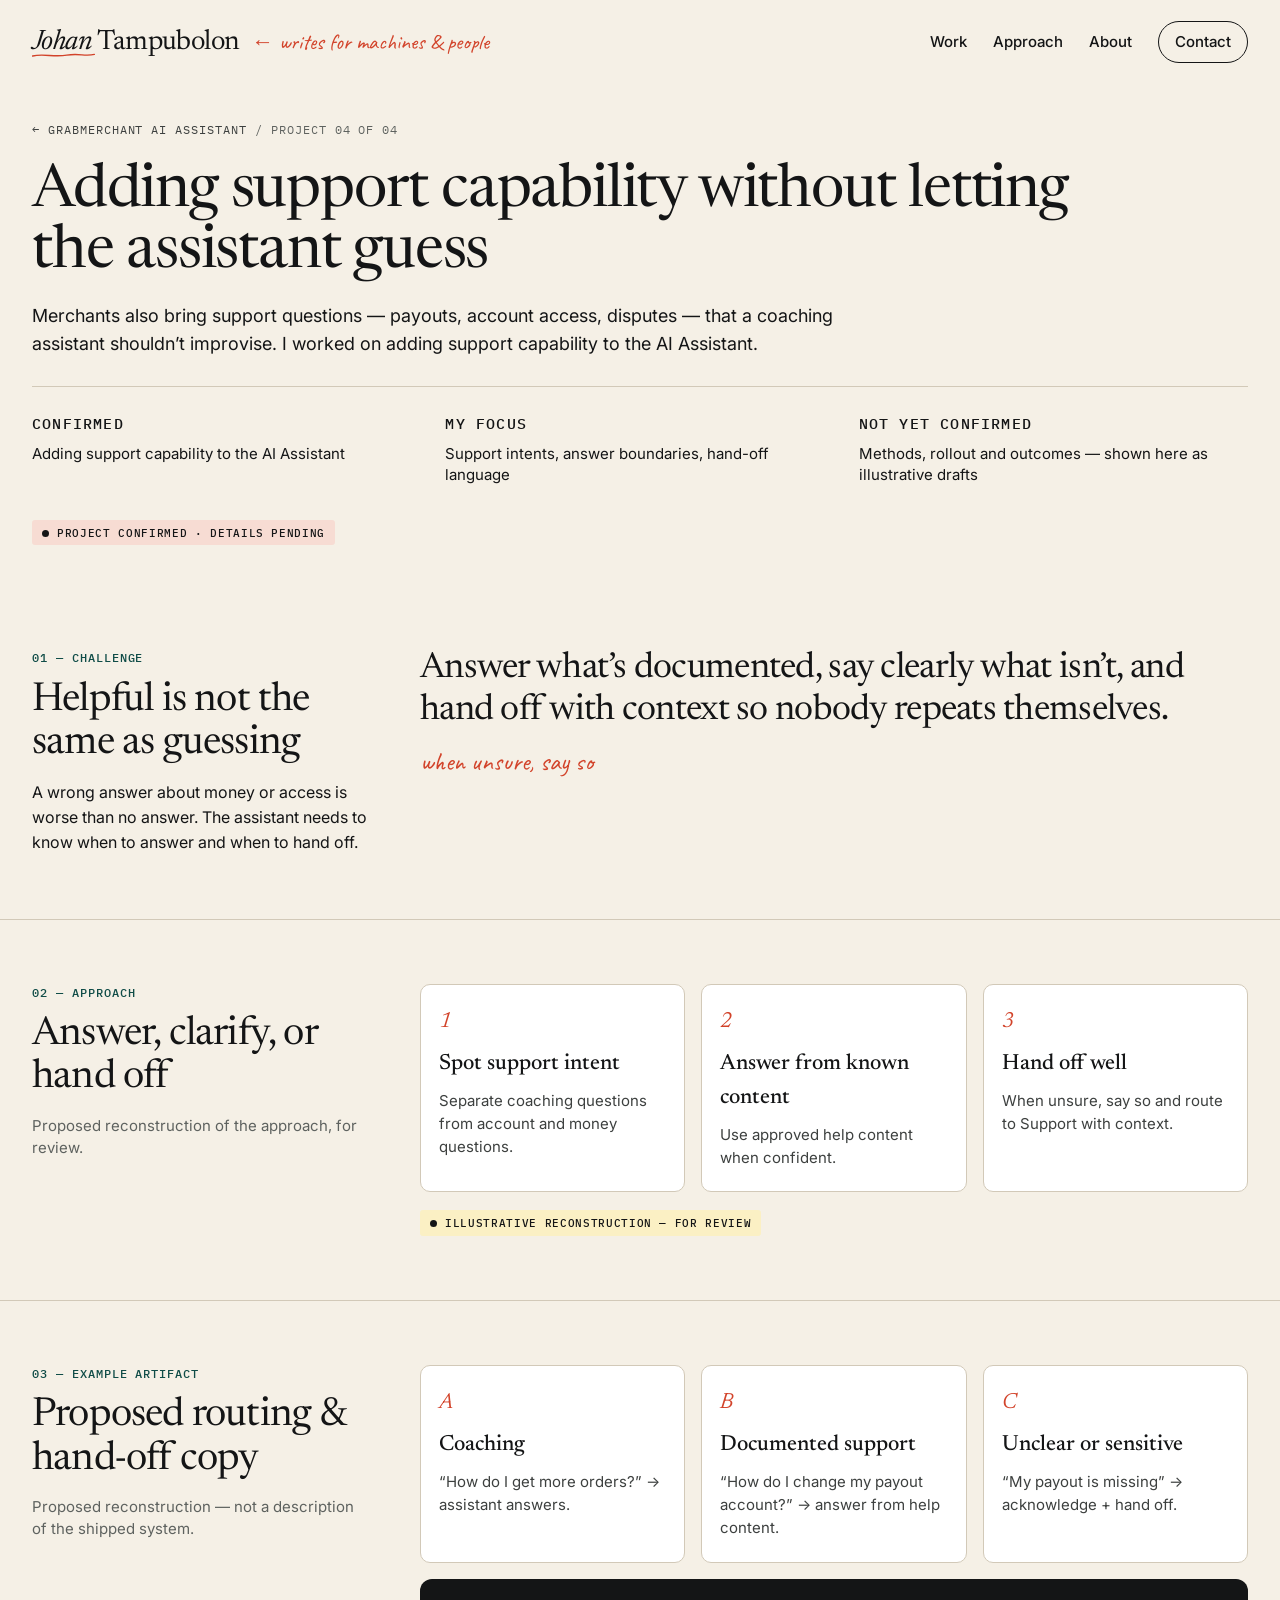
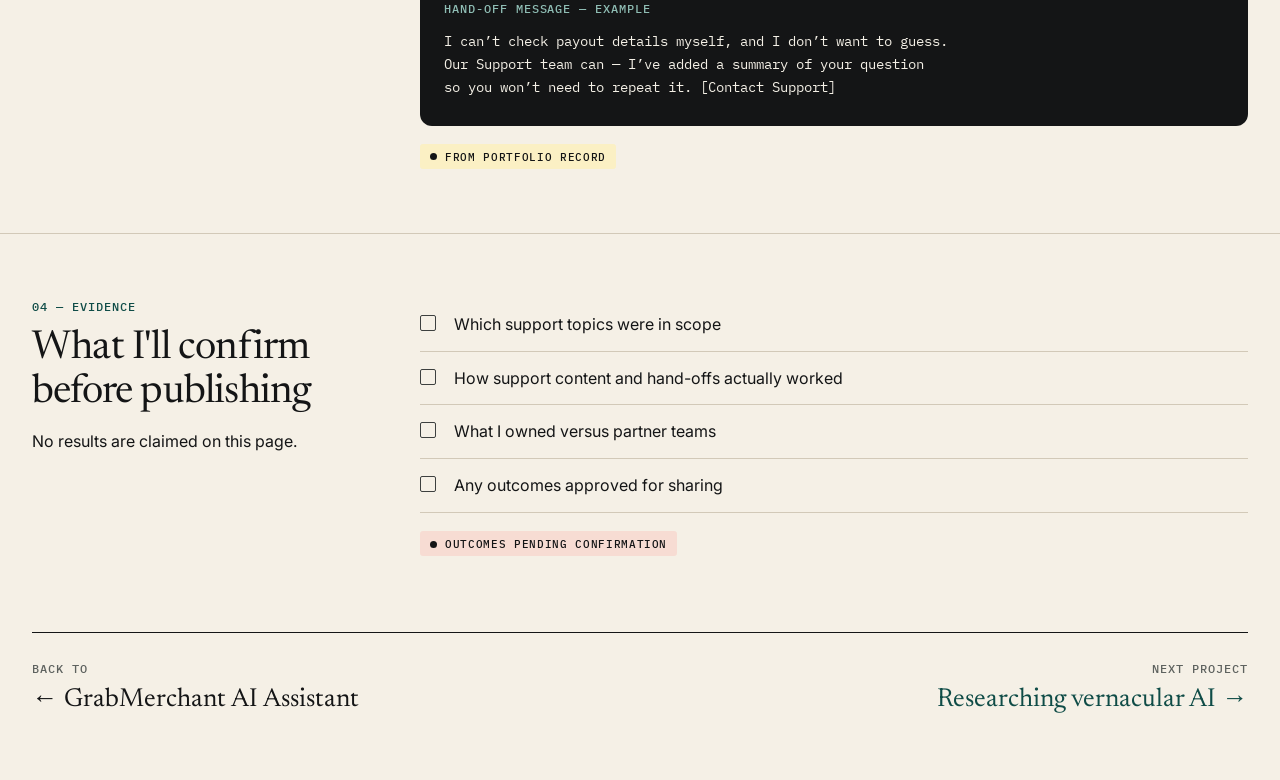
<file: grab/support/index.html>
<!DOCTYPE html>
<html lang="en">
<head>
  <meta charset="utf-8">
  <meta name="viewport" content="width=device-width, initial-scale=1">
  <title>Adding support capability — Johan Tampubolon</title>
  <meta name="description" content="Adding support capability without letting the GrabMerchant AI Assistant guess.">
  <meta name="theme-color" content="#f5f0e6">
  <link rel="icon" href="../../assets/favicon.svg" type="image/svg+xml">
  <link rel="preconnect" href="https://fonts.googleapis.com">
  <link rel="preconnect" href="https://fonts.gstatic.com" crossorigin>
  <link href="https://fonts.googleapis.com/css2?family=Caveat:wght@400;700&family=IBM+Plex+Mono:wght@400;500&family=Inter:wght@400;600&family=Newsreader:ital,opsz,wght@0,6..72,400;0,6..72,500;1,6..72,400;1,6..72,500&display=swap" rel="stylesheet">
  <link rel="stylesheet" href="../../css/styles.css">
  <script>document.documentElement.classList.add("js");</script>
</head>
<body data-page="project">
  <a class="skip" href="#main">Skip to content</a>
  <header class="nav">
    <div class="shell nav-inner">
      <a class="wordmark" href="../../" aria-label="Johan Tampubolon, home">
        <span class="wordmark-name"><span class="wj">Johan<svg class="wj-line" viewBox="0 0 80 8" aria-hidden="true"><path d="M2 5.2C16 2 28 7 44 4.2S66 6.2 78 3.2" stroke="#d2432a" stroke-width="1.7" fill="none" stroke-linecap="round"/></svg></span>Tampubolon</span>
        <span class="wordmark-tag">← writes for machines &amp; people</span>
      </a>
      <button class="menu-btn" type="button" aria-expanded="false" aria-controls="nav-menu">Menu</button>
      <nav id="nav-menu" class="nav-links" aria-label="Primary">
        <a href="../../#work">Work</a>
        <a href="../../#approach">Approach</a>
        <a href="../../#about">About</a>
        <a class="btn-pill" href="../../#contact">Contact</a>
      </nav>
    </div>
  </header>
  <main id="main">
    <header class="case-hero">
      <div class="shell">
        <p class="crumb"><a href="../">← GrabMerchant AI Assistant</a> <span aria-hidden="true">/</span> <span>Project 04 of 04</span></p>
        <h1>Adding support capability without letting the assistant guess</h1>
        <p class="lead">Merchants also bring support questions — payouts, account access, disputes — that a coaching assistant shouldn’t improvise. I worked on adding support capability to the AI Assistant.</p>
        <div class="meta meta-3">
          <div>
            <p class="label">Confirmed</p>
            <p>Adding support capability to the AI Assistant</p>
          </div>
          <div>
            <p class="label">My focus</p>
            <p>Support intents, answer boundaries, hand-off language</p>
          </div>
          <div>
            <p class="label">Not yet confirmed</p>
            <p>Methods, rollout and outcomes — shown here as illustrative drafts</p>
          </div>
        </div>
        <p class="badge badge-pending hero-badge"><span class="dot" aria-hidden="true"></span>Project confirmed · details pending</p>
      </div>
    </header>

    <section class="band">
      <div class="shell split">
        <div>
          <p class="step-kicker">01 — Challenge</p>
          <h2>Helpful is not the same as guessing</h2>
          <p>A wrong answer about money or access is worse than no answer. The assistant needs to know when to answer and when to hand off.</p>
        </div>
        <div>
          <p class="pull">Answer what’s documented, say clearly what isn’t, and hand off with context so nobody repeats themselves.</p>
          <p class="hand-row"><span class="hand">when unsure, say so</span></p>
        </div>
      </div>
    </section>

    <section class="band">
      <div class="shell">
        <div class="split">
          <div>
            <p class="step-kicker">02 — Approach</p>
            <h2>Answer, clarify, or hand off</h2>
            <p class="intro">Proposed reconstruction of the approach, for review.</p>
          </div>
          <div>
            <div class="cards">
              <article class="card">
                <p class="n">1</p>
                <h3>Spot support intent</h3>
                <p>Separate coaching questions from account and money questions.</p>
              </article>
              <article class="card">
                <p class="n">2</p>
                <h3>Answer from known content</h3>
                <p>Use approved help content when confident.</p>
              </article>
              <article class="card">
                <p class="n">3</p>
                <h3>Hand off well</h3>
                <p>When unsure, say so and route to Support with context.</p>
              </article>
            </div>
            <p class="badge badge-concept center-badge"><span class="dot" aria-hidden="true"></span>Illustrative reconstruction — for review</p>
          </div>
        </div>
      </div>
    </section>

    <section class="band">
      <div class="shell">
        <div class="split">
          <div>
            <p class="step-kicker">03 — Example artifact</p>
            <h2>Proposed routing &amp; hand-off copy</h2>
            <p class="intro">Proposed reconstruction — not a description of the shipped system.</p>
          </div>
          <div>
            <div class="cards">
              <article class="card">
                <p class="n">A</p>
                <h3>Coaching</h3>
                <p>“How do I get more orders?” → assistant answers.</p>
              </article>
              <article class="card">
                <p class="n">B</p>
                <h3>Documented support</h3>
                <p>“How do I change my payout account?” → answer from help content.</p>
              </article>
              <article class="card">
                <p class="n">C</p>
                <h3>Unclear or sensitive</h3>
                <p>“My payout is missing” → acknowledge + hand off.</p>
              </article>
            </div>
            <div class="prompt" style="margin-top:16px">
              <p class="label">Hand-off message — example</p>
              <pre>I can’t check payout details myself, and I don’t want to guess.
Our Support team can — I’ve added a summary of your question
so you won’t need to repeat it. [Contact Support]</pre>
            </div>
            <p class="badge badge-concept center-badge"><span class="dot" aria-hidden="true"></span>From portfolio record</p>
          </div>
        </div>
      </div>
    </section>

    <section class="band">
      <div class="shell split">
        <div>
          <p class="step-kicker">04 — Evidence</p>
          <h2>What I'll confirm before publishing</h2>
          <p>No results are claimed on this page.</p>
        </div>
        <div>
          <ul class="checks">
            <li><span class="box" aria-hidden="true"></span>Which support topics were in scope</li>
            <li><span class="box" aria-hidden="true"></span>How support content and hand-offs actually worked</li>
            <li><span class="box" aria-hidden="true"></span>What I owned versus partner teams</li>
            <li><span class="box" aria-hidden="true"></span>Any outcomes approved for sharing</li>
          </ul>
          <p class="badge badge-pending center-badge"><span class="dot" aria-hidden="true"></span>Outcomes pending confirmation</p>
        </div>
      </div>
    </section>

    <div class="shell">
      <footer class="case-footer">
        <div>
          <p class="label">Back to</p>
          <a href="../">← GrabMerchant AI Assistant</a>
        </div>
        <div class="next">
          <p class="label">Next project</p>
          <a href="../vernacular/">Researching vernacular AI →</a>
        </div>
      </footer>
    </div>
  </main>
  <script src="../../js/site.js"></script>
</body>
</html>
</file>
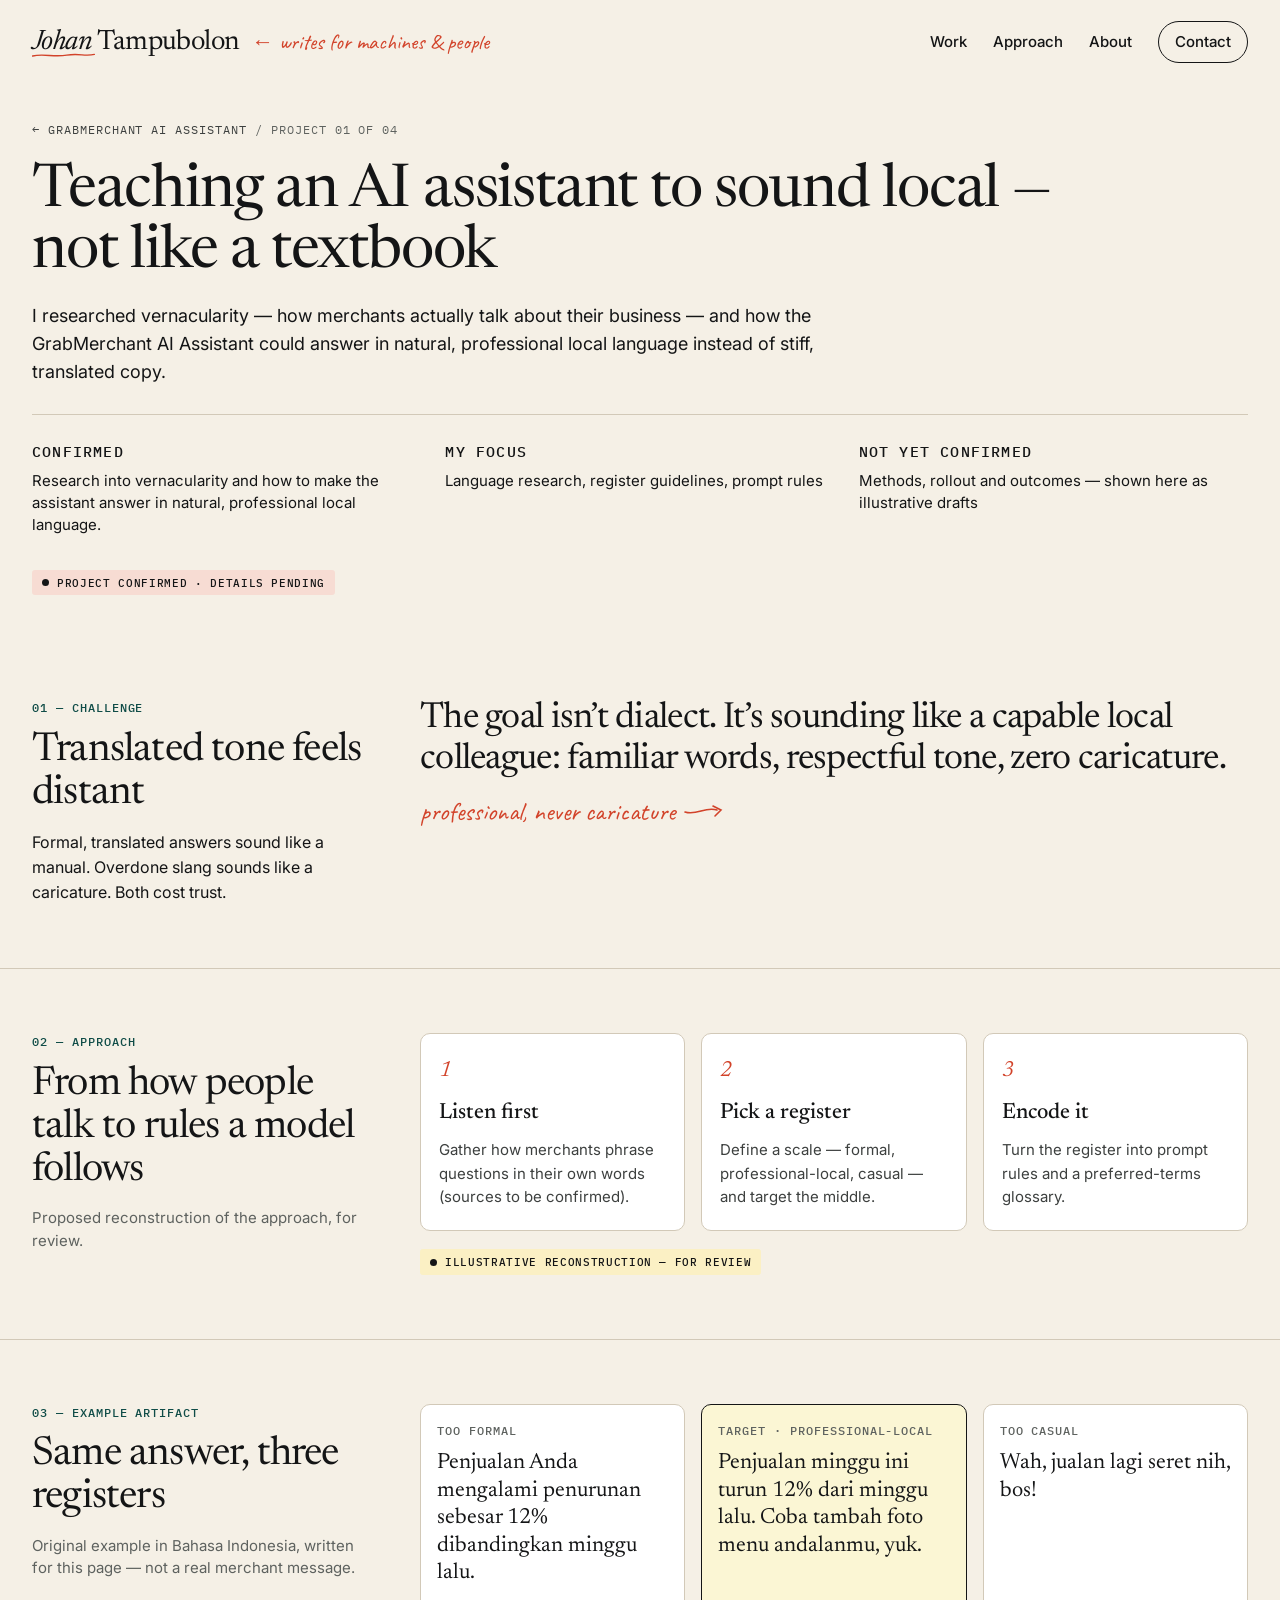
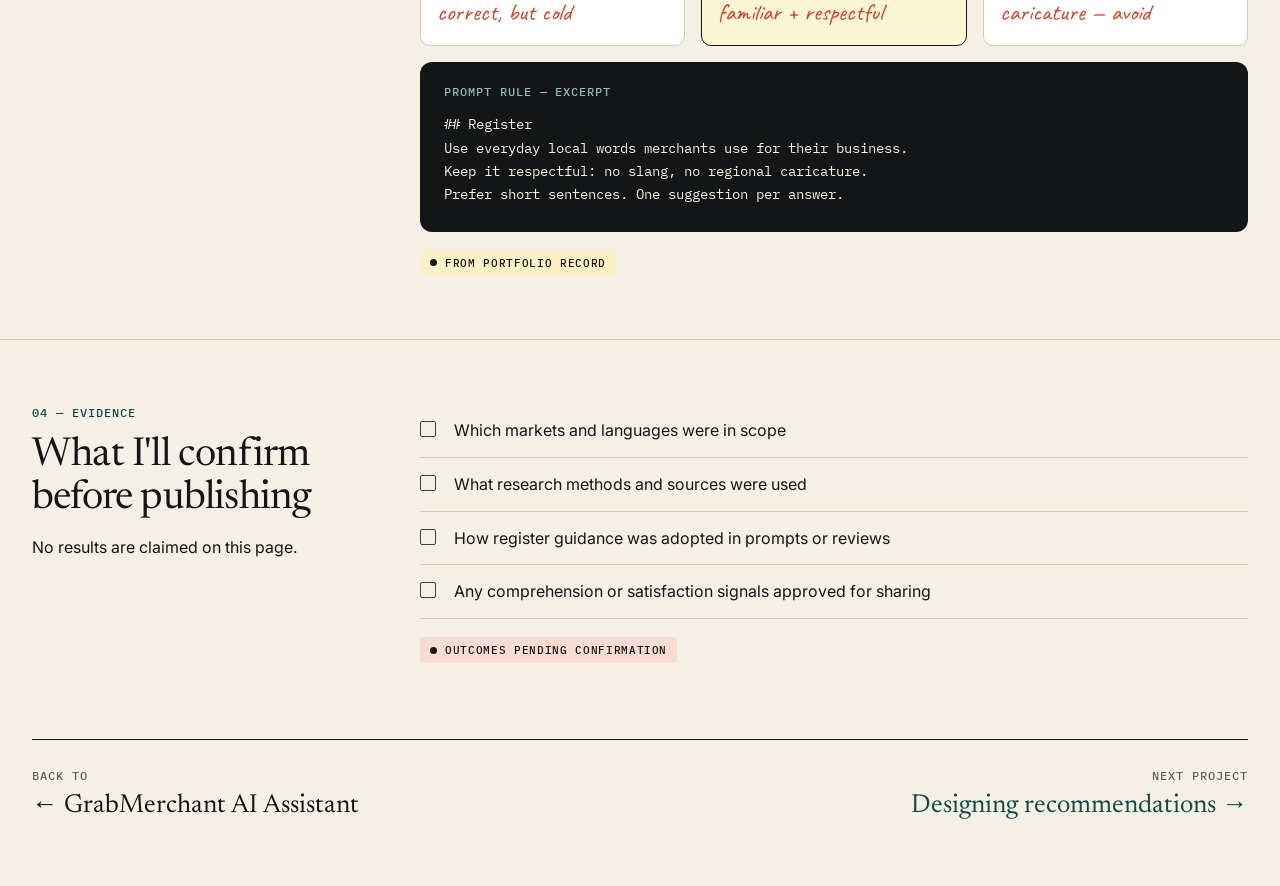
<file: grab/vernacular/index.html>
<!DOCTYPE html>
<html lang="en">
<head>
  <meta charset="utf-8">
  <meta name="viewport" content="width=device-width, initial-scale=1">
  <title>Researching vernacularity — Johan Tampubolon</title>
  <meta name="description" content="Teaching the GrabMerchant AI Assistant to sound local — not like a textbook.">
  <meta name="theme-color" content="#f5f0e6">
  <link rel="icon" href="../../assets/favicon.svg" type="image/svg+xml">
  <link rel="preconnect" href="https://fonts.googleapis.com">
  <link rel="preconnect" href="https://fonts.gstatic.com" crossorigin>
  <link href="https://fonts.googleapis.com/css2?family=Caveat:wght@400;700&family=IBM+Plex+Mono:wght@400;500&family=Inter:wght@400;600&family=Newsreader:ital,opsz,wght@0,6..72,400;0,6..72,500;1,6..72,400;1,6..72,500&display=swap" rel="stylesheet">
  <link rel="stylesheet" href="../../css/styles.css">
  <script>document.documentElement.classList.add("js");</script>
</head>
<body data-page="project">
  <a class="skip" href="#main">Skip to content</a>
  <header class="nav">
    <div class="shell nav-inner">
      <a class="wordmark" href="../../" aria-label="Johan Tampubolon, home">
        <span class="wordmark-name"><span class="wj">Johan<svg class="wj-line" viewBox="0 0 80 8" aria-hidden="true"><path d="M2 5.2C16 2 28 7 44 4.2S66 6.2 78 3.2" stroke="#d2432a" stroke-width="1.7" fill="none" stroke-linecap="round"/></svg></span>Tampubolon</span>
        <span class="wordmark-tag">← writes for machines &amp; people</span>
      </a>
      <button class="menu-btn" type="button" aria-expanded="false" aria-controls="nav-menu">Menu</button>
      <nav id="nav-menu" class="nav-links" aria-label="Primary">
        <a href="../../#work">Work</a>
        <a href="../../#approach">Approach</a>
        <a href="../../#about">About</a>
        <a class="btn-pill" href="../../#contact">Contact</a>
      </nav>
    </div>
  </header>
  <main id="main">
    <header class="case-hero">
      <div class="shell">
        <p class="crumb"><a href="../">← GrabMerchant AI Assistant</a> <span aria-hidden="true">/</span> <span>Project 01 of 04</span></p>
        <h1>Teaching an AI assistant to sound local — not like a textbook</h1>
        <p class="lead">I researched vernacularity — how merchants actually talk about their business — and how the GrabMerchant AI Assistant could answer in natural, professional local language instead of stiff, translated copy.</p>
        <div class="meta meta-3">
          <div>
            <p class="label">Confirmed</p>
            <p>Research into vernacularity and how to make the assistant answer in natural, professional local language.</p>
          </div>
          <div>
            <p class="label">My focus</p>
            <p>Language research, register guidelines, prompt rules</p>
          </div>
          <div>
            <p class="label">Not yet confirmed</p>
            <p>Methods, rollout and outcomes — shown here as illustrative drafts</p>
          </div>
        </div>
        <p class="badge badge-pending hero-badge"><span class="dot" aria-hidden="true"></span>Project confirmed · details pending</p>
      </div>
    </header>

    <section class="band">
      <div class="shell split">
        <div>
          <p class="step-kicker">01 — Challenge</p>
          <h2>Translated tone feels distant</h2>
          <p>Formal, translated answers sound like a manual. Overdone slang sounds like a caricature. Both cost trust.</p>
        </div>
        <div>
          <p class="pull">The goal isn’t dialect. It’s sounding like a capable local colleague: familiar words, respectful tone, zero caricature.</p>
          <p class="hand-row"><span class="hand">professional, never caricature</span>
            <svg width="48" height="22" viewBox="0 0 48 22" aria-hidden="true"><path d="M2 12c12 4 20-6 32-2" fill="none" stroke="#d2432a" stroke-width="1.6" stroke-linecap="round"/><path d="M30 6l8 4-6 6" fill="none" stroke="#d2432a" stroke-width="1.6" stroke-linecap="round"/></svg>
          </p>
        </div>
      </div>
    </section>

    <section class="band">
      <div class="shell">
        <div class="split">
          <div>
            <p class="step-kicker">02 — Approach</p>
            <h2>From how people talk to rules a model follows</h2>
            <p class="intro">Proposed reconstruction of the approach, for review.</p>
          </div>
          <div>
            <div class="cards">
              <article class="card">
                <p class="n">1</p>
                <h3>Listen first</h3>
                <p>Gather how merchants phrase questions in their own words (sources to be confirmed).</p>
              </article>
              <article class="card">
                <p class="n">2</p>
                <h3>Pick a register</h3>
                <p>Define a scale — formal, professional-local, casual — and target the middle.</p>
              </article>
              <article class="card">
                <p class="n">3</p>
                <h3>Encode it</h3>
                <p>Turn the register into prompt rules and a preferred-terms glossary.</p>
              </article>
            </div>
            <p class="badge badge-concept center-badge"><span class="dot" aria-hidden="true"></span>Illustrative reconstruction — for review</p>
          </div>
        </div>
      </div>
    </section>

    <section class="band">
      <div class="shell">
        <div class="split">
          <div>
            <p class="step-kicker">03 — Example artifact</p>
            <h2>Same answer, three registers</h2>
            <p class="intro">Original example in Bahasa Indonesia, written for this page — not a real merchant message.</p>
          </div>
          <div>
            <div class="register-grid">
              <article class="register">
                <p class="label">Too formal</p>
                <p class="line">Penjualan Anda mengalami penurunan sebesar 12% dibandingkan minggu lalu.</p>
                <p class="hand">correct, but cold</p>
              </article>
              <article class="register register-target">
                <p class="label">Target · professional-local</p>
                <p class="line">Penjualan minggu ini turun 12% dari minggu lalu. Coba tambah foto menu andalanmu, yuk.</p>
                <p class="hand">familiar + respectful</p>
              </article>
              <article class="register">
                <p class="label">Too casual</p>
                <p class="line">Wah, jualan lagi seret nih, bos!</p>
                <p class="hand">caricature — avoid</p>
              </article>
            </div>
            <div class="prompt" style="margin-top:16px">
              <p class="label">Prompt rule — excerpt</p>
              <pre>## Register
Use everyday local words merchants use for their business.
Keep it respectful: no slang, no regional caricature.
Prefer short sentences. One suggestion per answer.</pre>
            </div>
            <p class="badge badge-concept center-badge"><span class="dot" aria-hidden="true"></span>From portfolio record</p>
          </div>
        </div>
      </div>
    </section>

    <section class="band">
      <div class="shell split">
        <div>
          <p class="step-kicker">04 — Evidence</p>
          <h2>What I'll confirm before publishing</h2>
          <p>No results are claimed on this page.</p>
        </div>
        <div>
          <ul class="checks">
            <li><span class="box" aria-hidden="true"></span>Which markets and languages were in scope</li>
            <li><span class="box" aria-hidden="true"></span>What research methods and sources were used</li>
            <li><span class="box" aria-hidden="true"></span>How register guidance was adopted in prompts or reviews</li>
            <li><span class="box" aria-hidden="true"></span>Any comprehension or satisfaction signals approved for sharing</li>
          </ul>
          <p class="badge badge-pending center-badge"><span class="dot" aria-hidden="true"></span>Outcomes pending confirmation</p>
        </div>
      </div>
    </section>

    <div class="shell">
      <footer class="case-footer">
        <div>
          <p class="label">Back to</p>
          <a href="../">← GrabMerchant AI Assistant</a>
        </div>
        <div class="next">
          <p class="label">Next project</p>
          <a href="../recommendations/">Designing recommendations →</a>
        </div>
      </footer>
    </div>
  </main>
  <script src="../../js/site.js"></script>
</body>
</html>
</file>
<file: css/styles.css>
/* Johan Tampubolon — portfolio
   Tokens from the Figma handoff (paper, ink, teal, pencil red). */

:root {
  --paper-50: #fbf8f2;
  --paper-100: #f5f0e6;
  --paper-200: #eae2d3;
  --ink-200: #d2c9b8;
  --ink-500: #5e625f;
  --ink-700: #3d403f;
  --ink-900: #141516;
  --pencil-red-100: #f7dcd3;
  --pencil-red-500: #d2432a;
  --highlighter-100: #fbf0c4;
  --highlighter-300: #f4d96a;
  --teal-100: #dcebe6;
  --teal-300: #8fbdb4;
  --teal-700: #0f4c47;
  --base-white: #ffffff;

  --color-bg-page: var(--paper-100);
  --color-text-primary: var(--ink-900);
  --color-text-secondary: var(--ink-500);
  --color-text-brand: var(--teal-700);
  --color-text-annotation: var(--pencil-red-500);

  --font-display: "Newsreader", Georgia, "Times New Roman", serif;
  --font-body: "Inter", system-ui, -apple-system, "Segoe UI", sans-serif;
  --font-mono: "IBM Plex Mono", "SFMono-Regular", Menlo, Consolas, monospace;
  --font-hand: "Caveat", "Segoe Print", cursive;

  --content: 1248px;
  --nav-h: 84px;
  --gutter: 24px;
}

*,
*::before,
*::after { box-sizing: border-box; }

html {
  background: var(--color-bg-page);
  scroll-behavior: smooth;
}

body {
  margin: 0;
  background: var(--color-bg-page);
  color: var(--color-text-primary);
  font-family: var(--font-body);
  font-size: 16px;
  line-height: 1.55;
  text-rendering: optimizeLegibility;
}

img { max-width: 100%; height: auto; display: block; }
button, input { font: inherit; color: inherit; }
h1, h2, h3, h4, p { margin: 0; }
ul, ol { margin: 0; padding: 0; }
a { color: inherit; }

::selection { background: var(--highlighter-300); color: var(--ink-900); }

:focus { outline: none; }
:focus-visible {
  outline: 2px solid var(--teal-700);
  outline-offset: 3px;
}

.skip {
  position: absolute;
  left: 16px;
  top: 8px;
  transform: translateY(-140%);
  background: var(--ink-900);
  color: var(--paper-100);
  padding: 10px 14px;
  z-index: 100;
  border-radius: 6px;
  text-decoration: none;
}
.skip:focus { transform: none; }

.shell {
  width: min(var(--content), calc(100% - 64px));
  margin-inline: auto;
}

@media (min-width: 1440px) {
  .shell { width: var(--content); }
}

@media (max-width: 768px) {
  .shell { width: calc(100% - 48px); }
}

.mobile-only { display: none; }

#work, #approach, #about, #contact, #spenmo, #traveloka {
  scroll-margin-top: 96px;
}

.label {
  font-family: var(--font-mono);
  font-weight: 500;
  font-size: 12px;
  line-height: 1.3;
  letter-spacing: 0.08em;
  text-transform: uppercase;
  color: var(--ink-500);
}

.hand {
  font-family: var(--font-hand);
  font-weight: 400;
  font-size: 28px;
  line-height: 1.05;
  color: var(--color-text-annotation);
}

.hand-sm {
  font-family: var(--font-hand);
  font-weight: 400;
  font-size: 22px;
  line-height: 1.15;
  color: var(--color-text-annotation);
}

.hand-lg {
  font-family: var(--font-hand);
  font-weight: 700;
  font-size: 44px;
  line-height: 0.95;
  color: var(--color-text-annotation);
}

.display {
  font-family: var(--font-display);
  font-weight: 400;
  letter-spacing: -0.02em;
  line-height: 1.05;
}

/* Buttons and links */

.btn {
  display: inline-flex;
  align-items: center;
  justify-content: center;
  gap: 8px;
  min-height: 48px;
  padding: 14px 18px;
  border-radius: 6px;
  border: 1px solid transparent;
  background: var(--ink-900);
  color: var(--paper-50);
  font-weight: 600;
  font-size: 15px;
  line-height: 1;
  text-decoration: none;
  cursor: pointer;
}
.btn:hover { background: #2a2c2b; }
.btn:active { transform: translateY(1px); }

.btn-text {
  display: inline-flex;
  align-items: center;
  min-height: 48px;
  padding: 8px 2px;
  color: var(--teal-700);
  font-weight: 600;
  font-size: 16px;
  text-decoration: none;
}
.btn-text:hover { text-decoration: underline; text-underline-offset: 3px; }

.text-link {
  color: var(--teal-700);
  font-weight: 600;
  font-size: 16px;
  text-decoration: none;
}
.text-link:hover { text-decoration: underline; text-underline-offset: 3px; }

.btn-pill {
  display: inline-flex;
  align-items: center;
  justify-content: center;
  min-height: 40px;
  padding: 8px 16px;
  border: 1px solid var(--ink-900);
  border-radius: 999px;
  text-decoration: none;
  font-size: 15px;
  font-weight: 500;
  background: transparent;
  color: var(--ink-900);
}
.btn-pill:hover { background: var(--ink-900); color: var(--paper-100); }

/* Evidence badges */

.badge {
  display: inline-flex;
  align-items: center;
  gap: 8px;
  margin: 0;
  padding: 6px 10px 5px;
  border-radius: 3px;
  font-family: var(--font-mono);
  font-weight: 500;
  font-size: 11px;
  line-height: 1.3;
  letter-spacing: 0.06em;
  text-transform: uppercase;
  color: var(--ink-900);
  background: var(--highlighter-100);
}
.badge .dot {
  width: 7px;
  height: 7px;
  border-radius: 50%;
  background: var(--ink-900);
  flex: none;
}
.badge-factual { background: var(--teal-100); }
.badge-pending { background: var(--pencil-red-100); }
.badge-dev { background: var(--paper-200); }
.badge-concept { background: var(--highlighter-100); }

/* Nav */

.nav {
  position: sticky;
  top: 0;
  z-index: 40;
  background: var(--paper-100);
  border-bottom: 1px solid transparent;
}
.nav-inner {
  display: flex;
  align-items: center;
  justify-content: space-between;
  min-height: var(--nav-h);
  gap: 24px;
}
.wordmark {
  display: flex;
  align-items: baseline;
  gap: 12px;
  text-decoration: none;
  color: var(--ink-900);
  min-width: 0;
}
.wordmark-name {
  font-family: var(--font-display);
  font-size: 28px;
  line-height: 1;
  letter-spacing: -0.02em;
  font-weight: 400;
}
.wj {
  position: relative;
  font-style: italic;
  margin-right: 0.18em;
}
.wj-line {
  position: absolute;
  left: -2%;
  width: 108%;
  height: 8px;
  bottom: -3px;
  overflow: visible;
}
.wordmark-tag {
  font-family: var(--font-hand);
  font-size: 22px;
  color: var(--pencil-red-500);
  line-height: 1;
  white-space: nowrap;
}
.nav-links {
  display: flex;
  align-items: center;
  gap: 26px;
}
.nav-links a:not(.btn-pill) {
  text-decoration: none;
  font-size: 15px;
  font-weight: 500;
  color: var(--ink-900);
}
.nav-links a:not(.btn-pill):hover { color: var(--teal-700); }
.menu-btn {
  display: none;
  background: none;
  border: 0;
  padding: 8px 2px;
  font-weight: 500;
  font-size: 15px;
  cursor: pointer;
}

/* Hero */

.hero { padding: 28px 0 88px; }
.eyebrow-row {
  display: flex;
  align-items: baseline;
  justify-content: space-between;
  gap: 24px;
}
.eyebrow-row .label { color: var(--ink-500); }
.hero h1 {
  font-family: var(--font-display);
  font-weight: 400;
  font-size: 92px;
  line-height: 0.96;
  letter-spacing: -0.035em;
  margin: 22px 0 40px;
}
.hl { display: block; }
.hero h1 em {
  font-style: italic;
  font-weight: 400;
  color: var(--teal-700);
}
.hero-grid {
  display: grid;
  grid-template-columns: minmax(0, 0.92fr) minmax(0, 1.08fr);
  gap: 56px;
  align-items: start;
}
.lede {
  font-size: 18px;
  line-height: 1.55;
  max-width: 38em;
  color: var(--ink-900);
}
.hero-actions {
  display: flex;
  align-items: center;
  gap: 22px;
  margin-top: 28px;
  flex-wrap: wrap;
}
.margin-note {
  display: flex;
  align-items: center;
  gap: 8px;
  margin-top: 28px;
}
.margin-note .hand { font-size: 26px; }
.hero-figure { margin: 0; }
.hero-figure img {
  width: 100%;
  height: auto;
  border-radius: 2px;
}
.hero-caption {
  display: flex;
  justify-content: flex-end;
  margin-top: 14px;
}
.hero-mobile { position: relative; }
.hero-mobile img { width: 100%; border-radius: 2px; }
.hero-ink {
  position: absolute;
  inset: 0;
  width: 100%;
  height: 100%;
  pointer-events: none;
}
.hero-float {
  position: absolute;
  right: 4%;
  top: 34%;
  width: 46%;
  margin: 0;
  font-family: var(--font-hand);
  font-size: 26px;
  line-height: 1.05;
  color: var(--pencil-red-500);
  text-align: left;
}

/* What I build */

.build { padding: 24px 0 96px; }
.build .label { margin-bottom: 14px; }
.build-grid {
  list-style: none;
  display: grid;
  grid-template-columns: repeat(3, minmax(0, 1fr));
  gap: 48px;
}
.build-grid li {
  border-top: 1px solid var(--ink-900);
  padding-top: 22px;
}
.build-top {
  display: flex;
  align-items: center;
  gap: 16px;
  min-height: 72px;
}
.build-top .hand { font-size: 26px; }
.build-grid h3 {
  font-family: var(--font-display);
  font-weight: 500;
  font-size: 28px;
  letter-spacing: -0.01em;
  margin: 18px 0 10px;
}
.build-grid p:last-child {
  color: var(--ink-700);
  font-size: 16px;
  line-height: 1.55;
  max-width: 34em;
}

/* Selected work */

.work { padding: 10px 0 80px; }
.section-head {
  display: flex;
  align-items: flex-end;
  justify-content: space-between;
  gap: 24px;
  margin-bottom: 36px;
}
.section-head h2,
.approach h2,
.contact h2,
.case-hero h1,
.split h2,
.block-title {
  font-family: var(--font-display);
  font-weight: 400;
  letter-spacing: -0.02em;
}
.section-head h2 { font-size: 64px; line-height: 1; }
.section-head .hand { font-size: 28px; padding-bottom: 8px; }

.work-row {
  display: grid;
  grid-template-columns: minmax(0, 1fr) minmax(0, 1fr);
  gap: 48px;
  align-items: start;
  margin-bottom: 72px;
}
.thumb {
  margin: 0;
  background: transparent;
}
.thumb img {
  width: 100%;
  height: auto;
  border-radius: 10px;
}
.kicker {
  display: flex;
  align-items: baseline;
  gap: 12px;
  border-bottom: 1px solid var(--ink-900);
  padding-bottom: 8px;
  margin-bottom: 18px;
}
.idx {
  font-family: var(--font-display);
  font-style: italic;
  font-weight: 500;
  font-size: 22px;
  color: var(--pencil-red-500);
  letter-spacing: 0;
  text-transform: none;
}
.kicker .label { color: var(--ink-500); }
.work-copy h3 {
  font-family: var(--font-display);
  font-weight: 400;
  font-size: 40px;
  line-height: 1.08;
  letter-spacing: -0.02em;
  margin-bottom: 14px;
}
.summary {
  color: var(--ink-700);
  font-size: 16px;
  line-height: 1.55;
  margin-bottom: 18px;
  max-width: 42em;
}
.summary-short { display: none; }
.work-copy .badge { margin-bottom: 18px; }
.work-main { display: flex; flex-direction: column; }
.collection-link { order: 2; margin: 2px 0 10px; }
.work-main .acc-list { order: 3; }
.thumb-status { display: none; }

/* Accordion */

.acc-list { margin-top: 8px; }
.acc { border-top: 1px solid var(--ink-900); scroll-margin-top: 96px; }
.acc:last-child { border-bottom: 1px solid var(--ink-900); }
.acc-h { font-size: inherit; font-weight: inherit; }
.acc-btn {
  width: 100%;
  display: grid;
  grid-template-columns: 52px minmax(0, 1fr) 28px;
  gap: 8px 12px;
  align-items: center;
  text-align: left;
  background: none;
  border: 0;
  padding: 22px 0;
  cursor: pointer;
  color: inherit;
}
.acc-btn:hover .acc-title { color: var(--teal-700); }
.acc-idx {
  font-family: var(--font-display);
  font-style: italic;
  font-weight: 500;
  font-size: 26px;
  color: var(--pencil-red-500);
  line-height: 1;
}
.acc-title {
  font-family: var(--font-display);
  font-weight: 400;
  font-size: 32px;
  line-height: 1.15;
  letter-spacing: -0.015em;
}
.acc-icon {
  color: var(--teal-700);
  font-family: var(--font-display);
  font-size: 32px;
  line-height: 1;
  justify-self: end;
}
html.js .acc.is-collapsed .acc-panel { display: none; }
.acc-panel { padding: 0 40px 26px 64px; }
.acc-panel p { color: var(--ink-700); font-size: 16px; line-height: 1.55; margin-bottom: 16px; }
.acc-actions {
  display: flex;
  align-items: center;
  flex-wrap: wrap;
  gap: 18px 28px;
}

/* Approach */

.approach { padding: 40px 0 100px; }
.approach .label { margin-bottom: 18px; }
.approach h2 {
  font-size: 56px;
  line-height: 1.05;
  max-width: 18em;
  margin-bottom: 48px;
}
.approach-grid {
  list-style: none;
  display: grid;
  grid-template-columns: repeat(3, minmax(0, 1fr));
  gap: 48px;
}
.approach-grid h3 {
  font-family: var(--font-display);
  font-weight: 500;
  font-size: 28px;
  margin: 10px 0 10px;
}
.num {
  font-family: var(--font-display);
  font-style: italic;
  color: var(--pencil-red-500);
  font-size: 28px;
}
.approach-grid p { color: var(--ink-700); max-width: 34em; }

/* About */

.about {
  background: var(--teal-700);
  color: var(--paper-100);
  padding: 88px 0 72px;
}
.about-grid {
  display: grid;
  grid-template-columns: minmax(0, 0.78fr) minmax(0, 1.22fr);
  gap: 48px;
  align-items: start;
}
.about .label { color: var(--teal-300); margin-bottom: 18px; }
.about h2 {
  font-family: var(--font-display);
  font-weight: 400;
  font-size: 44px;
  line-height: 1.12;
  letter-spacing: -0.02em;
  margin-bottom: 20px;
}
.about .bio {
  color: var(--teal-300);
  font-size: 16px;
  line-height: 1.55;
  max-width: 36em;
  margin-bottom: 22px;
}
.resume {
  display: inline-flex;
  align-items: center;
  gap: 10px;
  background: none;
  border: 0;
  padding: 0;
  color: var(--paper-100);
  text-decoration: underline;
  text-underline-offset: 3px;
  cursor: not-allowed;
  opacity: 0.72;
  font-size: 16px;
  font-weight: 600;
}
.resume .soon {
  font-family: var(--font-mono);
  font-size: 10px;
  letter-spacing: 0.08em;
  text-transform: uppercase;
  text-decoration: none;
  border: 1px solid rgba(245, 240, 230, 0.45);
  border-radius: 999px;
  padding: 3px 8px;
  color: var(--paper-100);
}
.xp { list-style: none; }
.xp li {
  display: grid;
  grid-template-columns: 92px minmax(0, 0.9fr) minmax(0, 1fr) minmax(0, 1.35fr);
  gap: 16px;
  align-items: baseline;
  padding: 16px 0;
  border-top: 1px solid rgba(143, 189, 180, 0.45);
}
.xp li:last-child { border-bottom: 1px solid rgba(143, 189, 180, 0.45); }
.xp-years {
  font-family: var(--font-mono);
  font-size: 12px;
  letter-spacing: 0.04em;
  color: var(--teal-300);
}
.xp-co {
  font-family: var(--font-display);
  font-size: 26px;
  line-height: 1.15;
}
.xp-role { font-weight: 600; font-size: 15px; }
.xp-detail { color: var(--teal-300); font-size: 14px; line-height: 1.45; }

/* Contact */

.contact { padding: 88px 0 28px; }
.contact h2 {
  font-size: 56px;
  line-height: 1.05;
  max-width: 16em;
  margin-bottom: 32px;
}
.contact-row {
  display: flex;
  align-items: center;
  gap: 22px;
  flex-wrap: wrap;
  margin-bottom: 64px;
}
.contact-row .hand { font-size: 26px; }
.site-footer {
  display: flex;
  justify-content: space-between;
  gap: 24px;
  border-top: 1px solid var(--ink-200);
  padding: 22px 0 36px;
  color: var(--ink-500);
  font-size: 14px;
}

/* Case pages */

.case-hero { padding: 36px 0 12px; }
.crumb {
  display: flex;
  flex-wrap: wrap;
  align-items: center;
  gap: 8px;
  margin-bottom: 22px;
  font-family: var(--font-mono);
  font-size: 12px;
  letter-spacing: 0.08em;
  text-transform: uppercase;
  color: var(--ink-500);
}
.crumb a { color: var(--ink-700); text-decoration: none; }
.crumb a:hover { color: var(--teal-700); }
.case-hero h1 {
  font-size: 60px;
  line-height: 1.02;
  max-width: 18em;
  margin-bottom: 18px;
}
.case-hero .lead {
  font-size: 18px;
  line-height: 1.55;
  max-width: 46em;
  color: var(--ink-900);
  margin-bottom: 28px;
}
.meta {
  display: grid;
  grid-template-columns: repeat(4, minmax(0, 1fr));
  gap: 24px;
  border-top: 1px solid var(--ink-200);
  padding: 18px 0 8px;
  margin-bottom: 18px;
}
.meta-3 { grid-template-columns: repeat(3, minmax(0, 1fr)); }
.meta p { margin-top: 8px; font-size: 15px; line-height: 1.45; color: var(--ink-900); }
.hero-badge { margin: 8px 0 28px; }

.band { padding: 64px 0; }
.band + .band { border-top: 1px solid var(--ink-200); }
.split {
  display: grid;
  grid-template-columns: minmax(220px, 340px) minmax(0, 1fr);
  gap: 48px;
  align-items: start;
}
.step-kicker {
  font-family: var(--font-mono);
  font-weight: 500;
  font-size: 12px;
  letter-spacing: 0.08em;
  text-transform: uppercase;
  color: var(--teal-700);
  margin-bottom: 12px;
}
.split h2, .block-title {
  font-size: 40px;
  line-height: 1.08;
  margin-bottom: 14px;
}
.split .intro, .quiet {
  color: var(--ink-500);
  font-size: 15px;
  line-height: 1.5;
}
.pull {
  font-family: var(--font-display);
  font-weight: 400;
  font-size: 36px;
  line-height: 1.15;
  letter-spacing: -0.02em;
  margin-bottom: 16px;
}
.hand-row {
  display: flex;
  align-items: center;
  gap: 8px;
  margin-top: 8px;
}
.hand-row .hand { font-size: 26px; }

.questions h3 {
  font-family: var(--font-display);
  font-weight: 400;
  font-size: 36px;
  line-height: 1.15;
  letter-spacing: -0.02em;
  padding: 16px 0;
  border-bottom: 1px solid var(--ink-200);
}
.questions .teal-label {
  color: var(--teal-700);
  margin-bottom: 6px;
}
.opportunity {
  margin-top: 18px;
  color: var(--ink-700);
  max-width: 46em;
}

.cards {
  display: grid;
  grid-template-columns: repeat(3, minmax(0, 1fr));
  gap: 16px;
}
.card {
  background: var(--base-white);
  border: 1px solid var(--ink-200);
  border-radius: 10px;
  padding: 20px 18px 22px;
}
.card .n {
  font-family: var(--font-display);
  font-style: italic;
  color: var(--pencil-red-500);
  font-size: 22px;
}
.card h3 {
  font-family: var(--font-display);
  font-weight: 500;
  font-size: 22px;
  margin: 8px 0;
}
.card p { color: var(--ink-700); font-size: 15px; }
.card-note { margin-top: 16px; }
.center-badge { margin-top: 18px; }

.prompt {
  background: var(--ink-900);
  color: var(--paper-100);
  border-radius: 12px;
  padding: 22px 24px 26px;
}
.prompt .label { color: var(--teal-300); margin-bottom: 14px; }
.prompt pre {
  margin: 0;
  font-family: var(--font-mono);
  font-size: 14px;
  line-height: 1.65;
  white-space: pre-wrap;
  color: #f4f0e6;
}

.register-grid, .variant-grid, .stat-grid, .ba-grid, .rubric, .pillar-wrap {
  display: grid;
  gap: 16px;
}
.register-grid, .variant-grid { grid-template-columns: repeat(3, minmax(0, 1fr)); }
.register {
  background: var(--base-white);
  border: 1px solid var(--ink-200);
  border-radius: 10px;
  padding: 18px 16px 20px;
  display: flex;
  flex-direction: column;
  gap: 12px;
  min-height: 100%;
}
.register-target {
  background: #fbf6d4;
  border-color: var(--ink-900);
}
.register .line {
  font-family: var(--font-display);
  font-size: 22px;
  line-height: 1.25;
}
.register .hand { font-size: 24px; margin-top: auto; }

.checks { list-style: none; }
.checks li {
  display: grid;
  grid-template-columns: 22px minmax(0, 1fr);
  gap: 12px;
  align-items: start;
  padding: 14px 0;
  border-bottom: 1px solid var(--ink-200);
  color: var(--ink-900);
}
.box {
  width: 16px;
  height: 16px;
  margin-top: 3px;
  border: 1.5px solid var(--ink-700);
  border-radius: 2px;
}

.case-footer {
  display: flex;
  justify-content: space-between;
  gap: 24px;
  align-items: flex-end;
  border-top: 1px solid var(--ink-900);
  padding: 28px 0 64px;
  margin-top: 12px;
}
.case-footer .label { margin-bottom: 8px; }
.case-footer a {
  font-family: var(--font-display);
  font-size: 26px;
  line-height: 1.2;
  color: var(--ink-900);
  text-decoration: none;
}
.case-footer .next a { color: var(--teal-700); }
.case-footer .next { text-align: right; }
.case-footer a:hover { text-decoration: underline; text-underline-offset: 3px; }

.next-bar {
  border-top: 1px solid var(--ink-900);
  padding: 28px 0 72px;
  display: flex;
  justify-content: space-between;
  align-items: baseline;
  gap: 24px;
}
.next-bar a {
  font-family: var(--font-display);
  font-size: 28px;
  color: var(--teal-700);
  text-decoration: none;
}
.next-bar a:hover { text-decoration: underline; text-underline-offset: 3px; }

.projects-grid {
  display: grid;
  grid-template-columns: minmax(200px, 320px) minmax(0, 1fr);
  gap: 36px 48px;
  align-items: start;
}
.projects-grid h2 {
  font-family: var(--font-display);
  font-size: 44px;
  font-weight: 400;
  letter-spacing: -0.02em;
  line-height: 1.05;
  margin: 8px 0 12px;
}
.arrow-note { margin-top: 18px; }

.impl {
  display: grid;
  grid-template-columns: minmax(200px, 320px) minmax(0, 1fr);
  gap: 24px 48px;
  padding: 36px 0 48px;
  border-top: 1px solid var(--ink-200);
  color: var(--ink-500);
}

.clusters { display: flex; flex-wrap: wrap; gap: 8px; margin: 16px 0; }
.cluster {
  border: 1px solid var(--ink-200);
  background: var(--paper-50);
  border-radius: 999px;
  padding: 6px 12px;
  font-size: 14px;
}
.example, .takeaway, .note-box {
  background: var(--base-white);
  border: 1px solid var(--ink-200);
  border-radius: 10px;
  padding: 18px 18px 16px;
  margin-top: 12px;
}
.takeaway {
  background: var(--teal-700);
  color: var(--paper-100);
  border: 0;
}
.takeaway h3 { font-family: var(--font-display); font-size: 26px; font-weight: 500; margin-bottom: 6px; }
.example .label { margin-bottom: 8px; }
.map-line { margin-top: 8px; color: var(--ink-700); }

.pillars .n {
  font-family: var(--font-display);
  font-style: italic;
  color: var(--pencil-red-500);
  font-size: 22px;
}
.pillars { list-style: none; display: grid; gap: 0; }
.pairs .pair {
  display: grid;
  grid-template-columns: 110px minmax(140px, 0.7fr) minmax(0, 1.3fr);
  gap: 12px 18px;
  padding: 16px 0;
  border-bottom: 1px solid var(--ink-200);
  align-items: baseline;
}
.example .line {
  font-family: var(--font-display);
  font-size: 26px;
  line-height: 1.25;
}
.pillars li {
  display: grid;
  grid-template-columns: 28px minmax(0, 1fr);
  gap: 10px;
  padding: 12px 0;
  border-top: 1px solid var(--ink-200);
}
.pillars strong { font-family: var(--font-display); font-size: 20px; font-weight: 500; }
.pillars span { display: block; color: var(--ink-700); font-size: 15px; }
.prompt-grid {
  display: grid;
  grid-template-columns: minmax(0, 0.9fr) minmax(0, 1.1fr);
  gap: 28px;
  align-items: start;
}
.caveat-line {
  display: block;
  margin-top: 10px;
  padding-top: 10px;
  border-top: 1px solid var(--ink-200);
  color: var(--ink-900);
}

.logic-grid, .rubric, .stat-grid, .ba-grid, .steps-4 {
  display: grid;
  grid-template-columns: repeat(3, minmax(0, 1fr));
  gap: 16px;
}
.steps-4 { grid-template-columns: repeat(4, minmax(0, 1fr)); margin-top: 18px; }
.step-card {
  border-top: 1px solid var(--ink-900);
  padding-top: 10px;
}
.step-card .n { color: var(--teal-700); font-family: var(--font-mono); font-size: 12px; letter-spacing: 0.08em; }
.step-card p { margin-top: 6px; }

.rubric { grid-template-columns: 1fr 1fr; }
.rubric article {
  background: var(--paper-50);
  border-radius: 10px;
  padding: 18px 18px 8px;
  border: 1px solid var(--ink-200);
}
.rubric h3 {
  font-family: var(--font-display);
  font-size: 26px;
  font-weight: 500;
  margin-bottom: 8px;
}
.rubric ul { list-style: none; }
.rubric li {
  padding: 10px 0;
  border-top: 1px solid var(--ink-200);
}

.variant-grid .card h3 { font-size: 26px; font-weight: 400; font-family: var(--font-display); }
.faux-btn {
  display: inline-flex;
  margin-top: 16px;
  background: var(--teal-700);
  color: var(--paper-100);
  border-radius: 6px;
  padding: 8px 12px;
  font-size: 14px;
  font-weight: 600;
}
.stat-grid { grid-template-columns: repeat(3, minmax(0, 1fr)); margin-bottom: 16px; }
.stat {
  font-family: var(--font-display);
  font-size: 48px;
  color: var(--teal-700);
  letter-spacing: -0.03em;
  line-height: 1;
  margin: 8px 0;
}
.stat-grid .fine { color: var(--ink-500); font-size: 13px; }
.note-box h3 {
  font-family: var(--font-display);
  font-size: 20px;
  margin-bottom: 6px;
}
.ba-grid { grid-template-columns: 1fr 1fr; }
.ba {
  border-radius: 10px;
  padding: 22px 20px;
  min-height: 180px;
}
.ba-before { background: var(--base-white); border: 1px solid var(--ink-200); }
.ba-after { background: var(--ink-900); color: var(--paper-100); }
.ba h3 {
  font-family: var(--font-display);
  font-weight: 400;
  font-size: 28px;
  line-height: 1.2;
  margin: 10px 0;
}
.ba p { color: inherit; opacity: 0.8; }
.ba-after .label { color: var(--teal-300); }

.page-404 { padding: 72px 0 120px; }
.page-404 h1 {
  font-family: var(--font-display);
  font-weight: 400;
  font-size: 64px;
  letter-spacing: -0.03em;
  margin: 12px 0 16px;
}

@media (max-width: 980px) {
  .hero h1 { font-size: 64px; }
  .hero-grid, .work-row, .about-grid, .split, .projects-grid, .impl, .prompt-grid {
    grid-template-columns: 1fr;
    gap: 28px;
  }
  .approach h2, .contact h2, .section-head h2, .case-hero h1 { font-size: 44px; }
  .meta, .meta-3 { grid-template-columns: 1fr 1fr; }
  .cards, .register-grid, .variant-grid, .logic-grid, .stat-grid, .ba-grid, .steps-4, .rubric {
    grid-template-columns: 1fr;
  }
  .acc-title { font-size: 26px; }
  .acc-panel { padding: 0 0 22px 0; }
  .work-copy h3 { font-size: 32px; }
}

@media (max-width: 768px) {
  :root { --nav-h: 72px; }
  .desktop-only { display: none !important; }
  .mobile-only { display: block; }
  .summary-long { display: none; }
  .summary-short { display: block; }
  .thumb { display: none; }
  .thumb-status { display: inline-flex; margin: 0 0 14px; }
  .collection-link { order: 4; margin-top: 16px; }
  .pairs .pair { grid-template-columns: 1fr; gap: 4px; }
  .menu-btn { display: inline-flex; }
  .nav { border-bottom: 1px solid var(--ink-200); }
  .nav-inner { position: relative; }
  .wordmark-tag { display: none; }
  .wordmark-name { font-size: 24px; }
  .nav-links {
    display: none;
    position: absolute;
    left: 50%;
    right: auto;
    width: 100vw;
    transform: translateX(-50%);
    top: 100%;
    flex-direction: column;
    align-items: flex-start;
    gap: 4px;
    padding: 8px 24px 20px;
    background: var(--paper-100);
    border-bottom: 1px solid var(--ink-200);
  }
  .nav.is-open .nav-links { display: flex; }
  .nav-links a:not(.btn-pill) {
    font-size: 22px;
    font-family: var(--font-display);
    padding: 8px 0;
  }
  .nav-links .btn-pill { margin-top: 8px; }
  .hero { padding: 22px 0 48px; }
  .eyebrow-row { align-items: flex-start; }
  .hero h1 {
    font-size: 46px;
    line-height: 1.02;
    max-width: none;
    margin: 16px 0 18px;
  }
  .hl { display: inline; }
  .hl + .hl::before { content: " "; }
  .lede { font-size: 16px; }
  .hero-actions { margin-top: 20px; }
  .hero-actions .btn { width: 100%; }
  .hero-caption { justify-content: flex-start; }
  .hero-float { font-size: 22px; top: 30%; }
  .build, .work, .approach { padding-bottom: 56px; }
  .build-grid, .approach-grid { grid-template-columns: 1fr; gap: 28px; }
  .section-head { align-items: flex-start; flex-direction: column; gap: 6px; margin-bottom: 22px; }
  .section-head h2 { font-size: 40px; }
  .section-head .hand { padding-bottom: 0; font-size: 24px; }
  .work-row { margin-bottom: 40px; gap: 18px; }
  .thumb img { border-radius: 8px; }
  .about { padding: 48px 0; }
  .about h2 { font-size: 34px; }
  .xp li {
    grid-template-columns: 1fr;
    gap: 2px;
    padding: 14px 0;
  }
  .xp-co { font-size: 24px; }
  .contact { padding: 48px 0 12px; }
  .contact h2 { font-size: 36px; }
  .contact-row .btn { width: 100%; }
  .site-footer { flex-direction: column; gap: 8px; }
  .case-hero { padding-top: 24px; }
  .case-hero h1 { font-size: 36px; }
  .case-hero .lead { font-size: 16px; }
  .meta, .meta-3 { grid-template-columns: 1fr; gap: 16px; }
  .band { padding: 40px 0; }
  .pull { font-size: 28px; }
  .split h2, .projects-grid h2, .block-title { font-size: 32px; }
  .acc-btn { grid-template-columns: 36px minmax(0, 1fr) 24px; padding: 16px 0; }
  .acc-idx { font-size: 20px; }
  .acc-title { font-size: 22px; }
  .acc-icon { font-size: 26px; }
  .case-footer, .next-bar { flex-direction: column; align-items: flex-start; }
  .case-footer .next { text-align: left; }
  .case-footer a, .next-bar a { font-size: 22px; }
  .stat { font-size: 40px; }
  .questions h3 { font-size: 28px; }
}

@media (prefers-reduced-motion: reduce) {
  html { scroll-behavior: auto; }
  *, *::before, *::after {
    animation: none !important;
    transition: none !important;
  }
}
</file>
